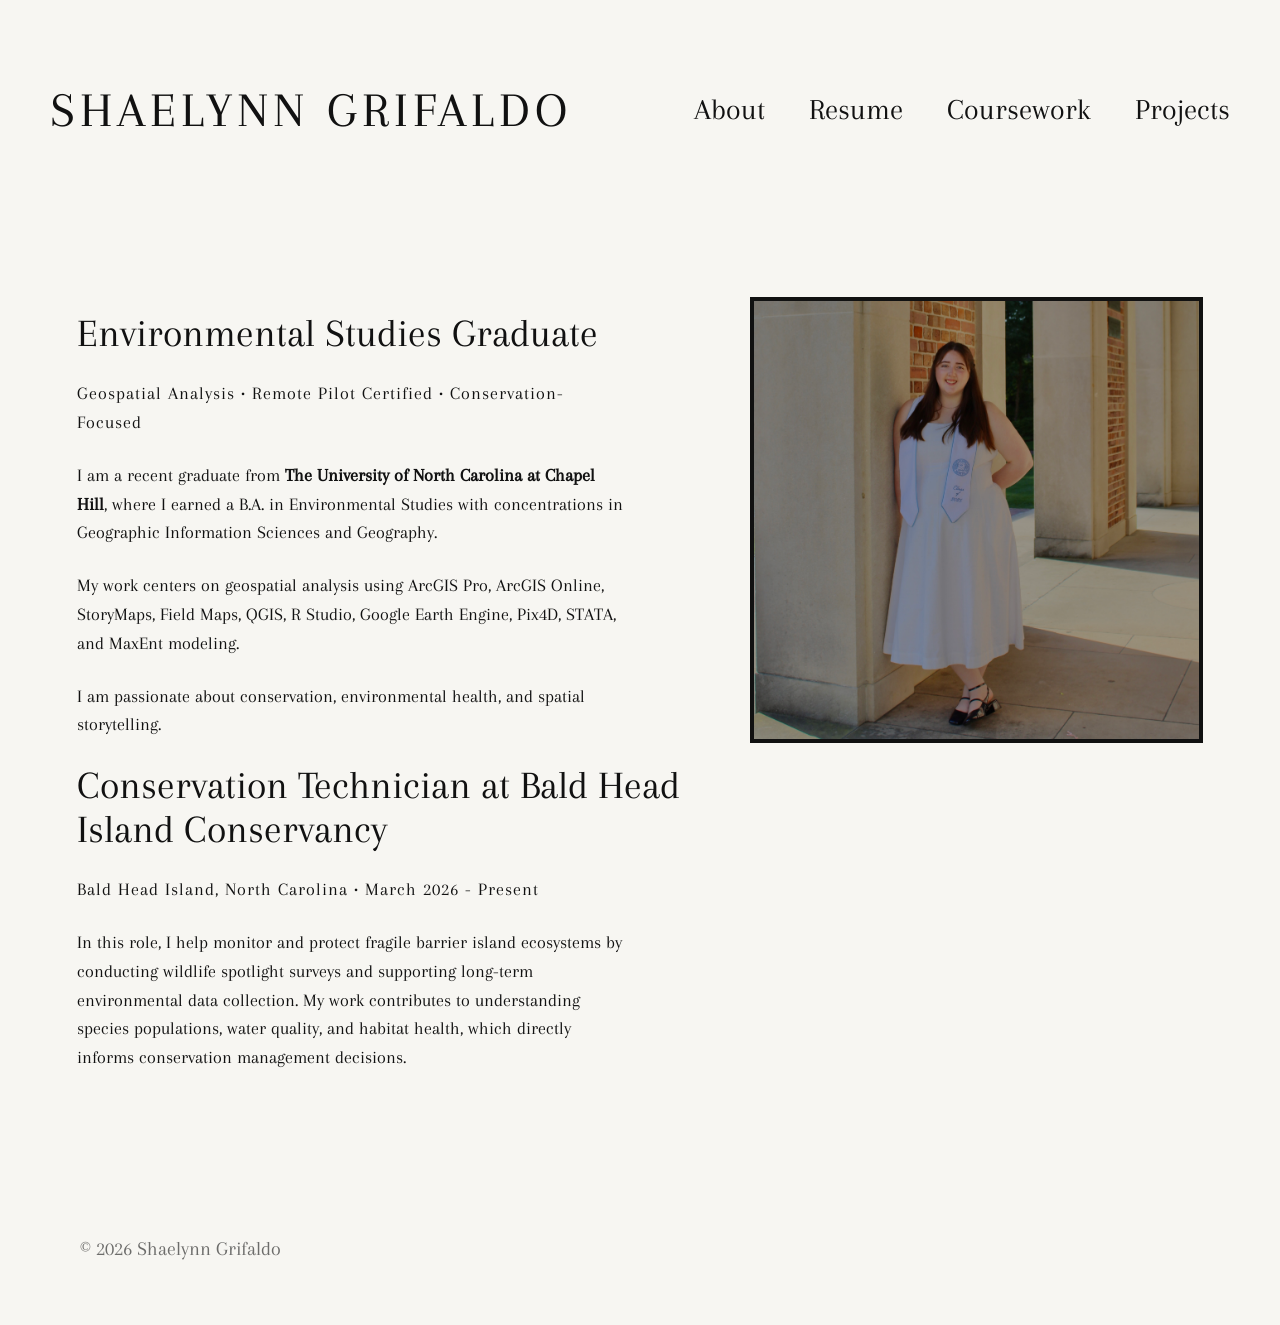
<file: index.html>
<!DOCTYPE html>
<html lang="en">
  <head>
    <meta charset="utf-8" />
    <meta name="viewport" content="width=device-width, initial-scale=1.0">
    <title>Shaelynn Portfolio</title>
    <link rel="stylesheet" href="styles.css" />
    <link href="https://fonts.googleapis.com/css2?family=Arapey:ital,wght@0,400;1,400&display=swap" rel="stylesheet">


  </head>
  <body>

    <!-- Header -->
    <header class="site-header">
      <div class="header-inner">
        <h1 class="site-title">SHAELYNN GRIFALDO</h1>
        <nav class="main-nav">
          <a href="index.html">About</a>
          <a href="resume.html">Resume</a>
          <a href="coursework.html">Coursework</a>
          <a href="projects.html">Projects</a>
        </nav>
      </div>
    </header>
  
    <!-- Main -->
    <main class="about-section">
      <div class="about-left">
        <h2>Environmental Studies Graduate</h2>
        <p class="tagline">
          Geospatial Analysis • Remote Pilot Certified • Conservation-Focused
        </p>
  
        <p>
          I am a recent graduate from <strong>The University of North Carolina at Chapel Hill</strong>,
          where I earned a B.A. in Environmental Studies with concentrations in
          Geographic Information Sciences and Geography.
        </p>
  
        <p>
          My work centers on geospatial analysis using ArcGIS Pro, ArcGIS Online,
          StoryMaps, Field Maps, QGIS, R Studio, Google Earth Engine, Pix4D,
          STATA, and MaxEnt modeling.
        </p>
  
        <p>
          I am passionate about conservation, environmental health,
          and spatial storytelling.
        </p>

        <h2> Conservation Technician at Bald Head Island Conservancy</h2>
        <p class="tagline">
          Bald Head Island, North Carolina • March 2026 - Present </p>
          <p>In this role, I help monitor and protect fragile barrier island ecosystems by conducting wildlife spotlight surveys and supporting long-term environmental data collection. My work contributes to understanding species populations, water quality, and habitat health, which directly informs conservation management decisions.</p>

        </div>
  


      <div class="about-right">
        <img src="grad.jpeg" alt="Shaelynn Graduation Photo">
      </div>
      </div>
    </main>
  
    <!-- Footer -->
    <footer class="site-footer">
      <p>© <span id="year"></span> Shaelynn Grifaldo</p>
    </footer>
  
    <script>
      document.addEventListener("DOMContentLoaded", () => {
        document.getElementById("year").textContent = new Date().getFullYear();
      });
    </script>
  
  </body>
  
</html>
</file>
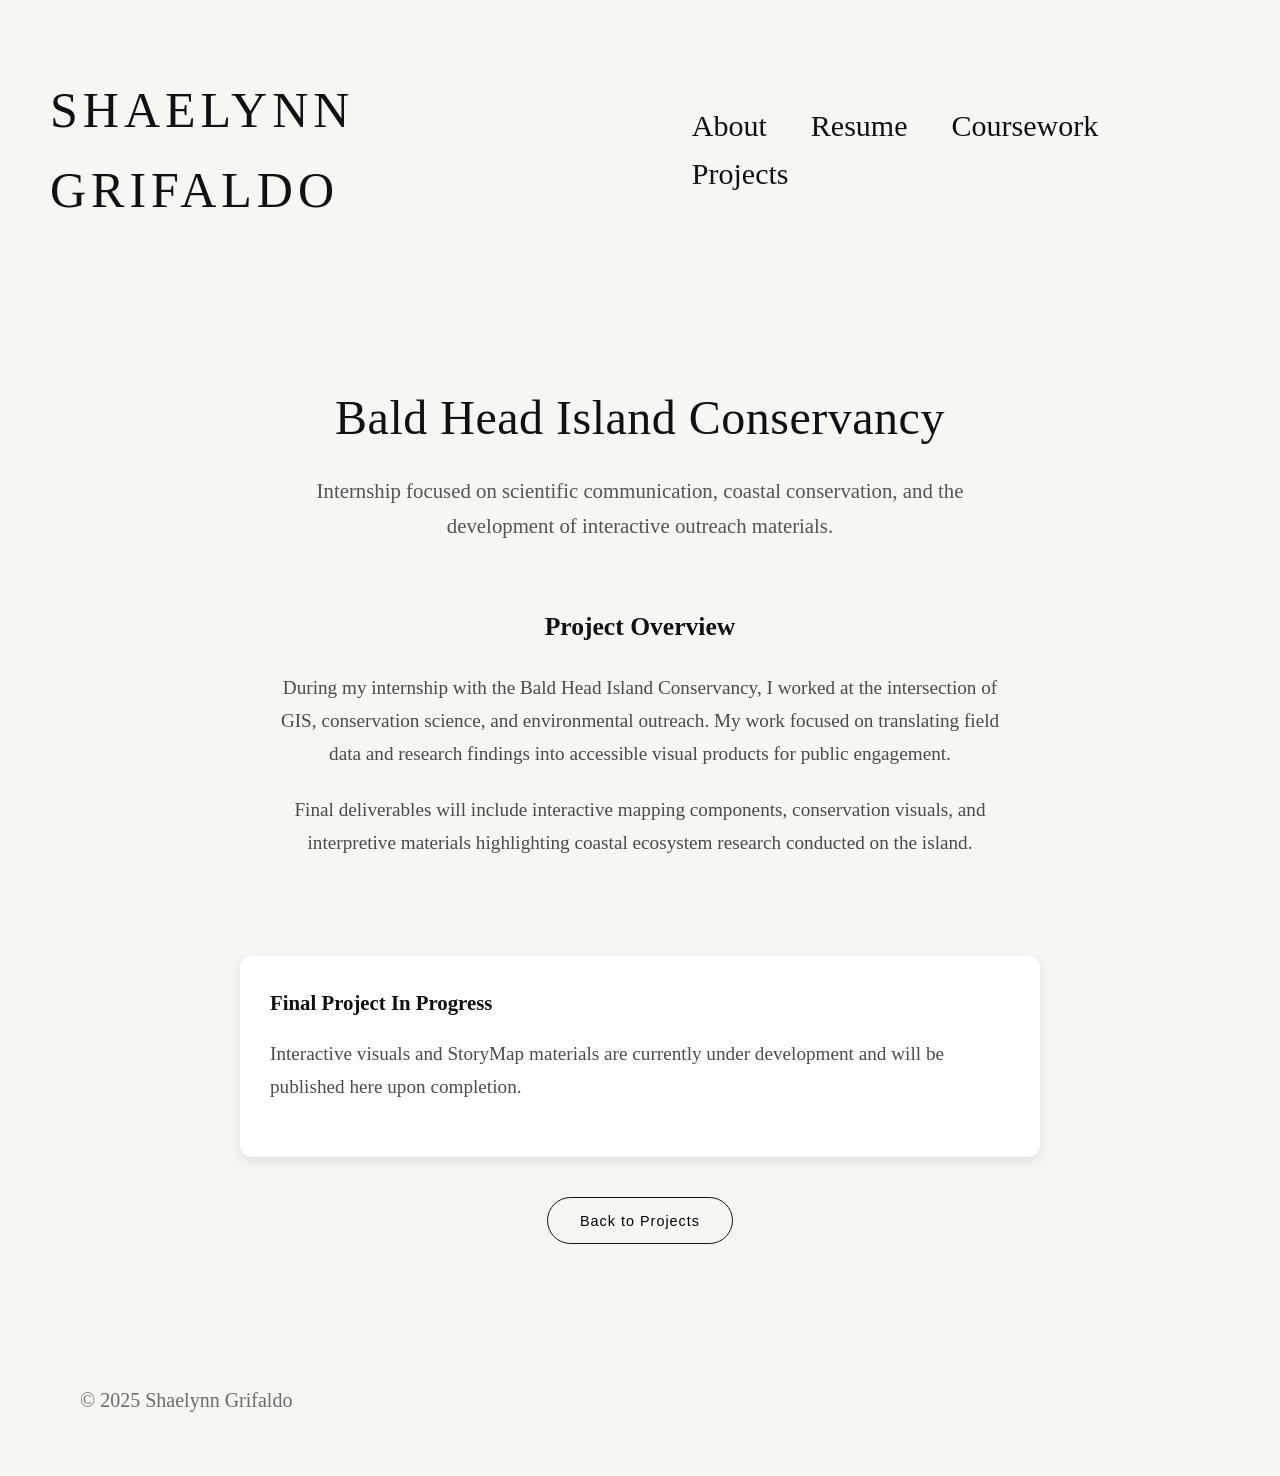
<file: bhic.html>
<!DOCTYPE html>
<html lang="en">
    <head>
        <meta charset="utf-8" />
        <meta name="viewport" content="width=device-width, initial-scale=1" />
        <title>Bald Head Island Conservancy | Shaelynn Grifaldo</title>
        <link rel="stylesheet" href="styles.css" />
        <link href="https://fonts.googleapis.com/css2?family=Montserrat:wght@400;600;700&display=swap" rel="stylesheet">
      </head>
      

<body>
 <!-- Header -->
 <header class="site-header">
  <div class="header-inner">
    <h1 class="site-title">SHAELYNN GRIFALDO</h1>
    <nav class="main-nav">
      <a href="index.html">About</a>
      <a href="resume.html">Resume</a>
      <a href="coursework.html">Coursework</a>
      <a href="projects.html">Projects</a>
    </nav>
  </div>
</header>
<main>

  <!-- HERO -->
  <section class="page-hero">
    <h2>Bald Head Island Conservancy</h2>
    <p class="page-sub">
      Internship focused on scientific communication, coastal conservation,
      and the development of interactive outreach materials.
    </p>
  </section>

  <!-- OVERVIEW -->
  <section class="project-description">
    <h3>Project Overview</h3>
    <p>
      During my internship with the Bald Head Island Conservancy, I worked at
      the intersection of GIS, conservation science, and environmental outreach.
      My work focused on translating field data and research findings into
      accessible visual products for public engagement.
    </p>
    <p>
      Final deliverables will include interactive mapping components,
      conservation visuals, and interpretive materials highlighting coastal
      ecosystem research conducted on the island.
    </p>
  </section>

  <!-- STATUS CARD -->
  <section class="cards-section">
    <div class="cards-grid">

      <div class="project-card">
        <h3>Final Project In Progress</h3>
        <p>
          Interactive visuals and StoryMap materials are currently under
          development and will be published here upon completion.
        </p>
      </div>

    </div>
  </section>

</main>


<button class="footer-button" onclick="window.location.href='projects.html'">
  Back to Projects
</button>

<footer class="site-footer">
  <p>© 2025 Shaelynn Grifaldo</p>
</footer>

</body>
</html>
</file>
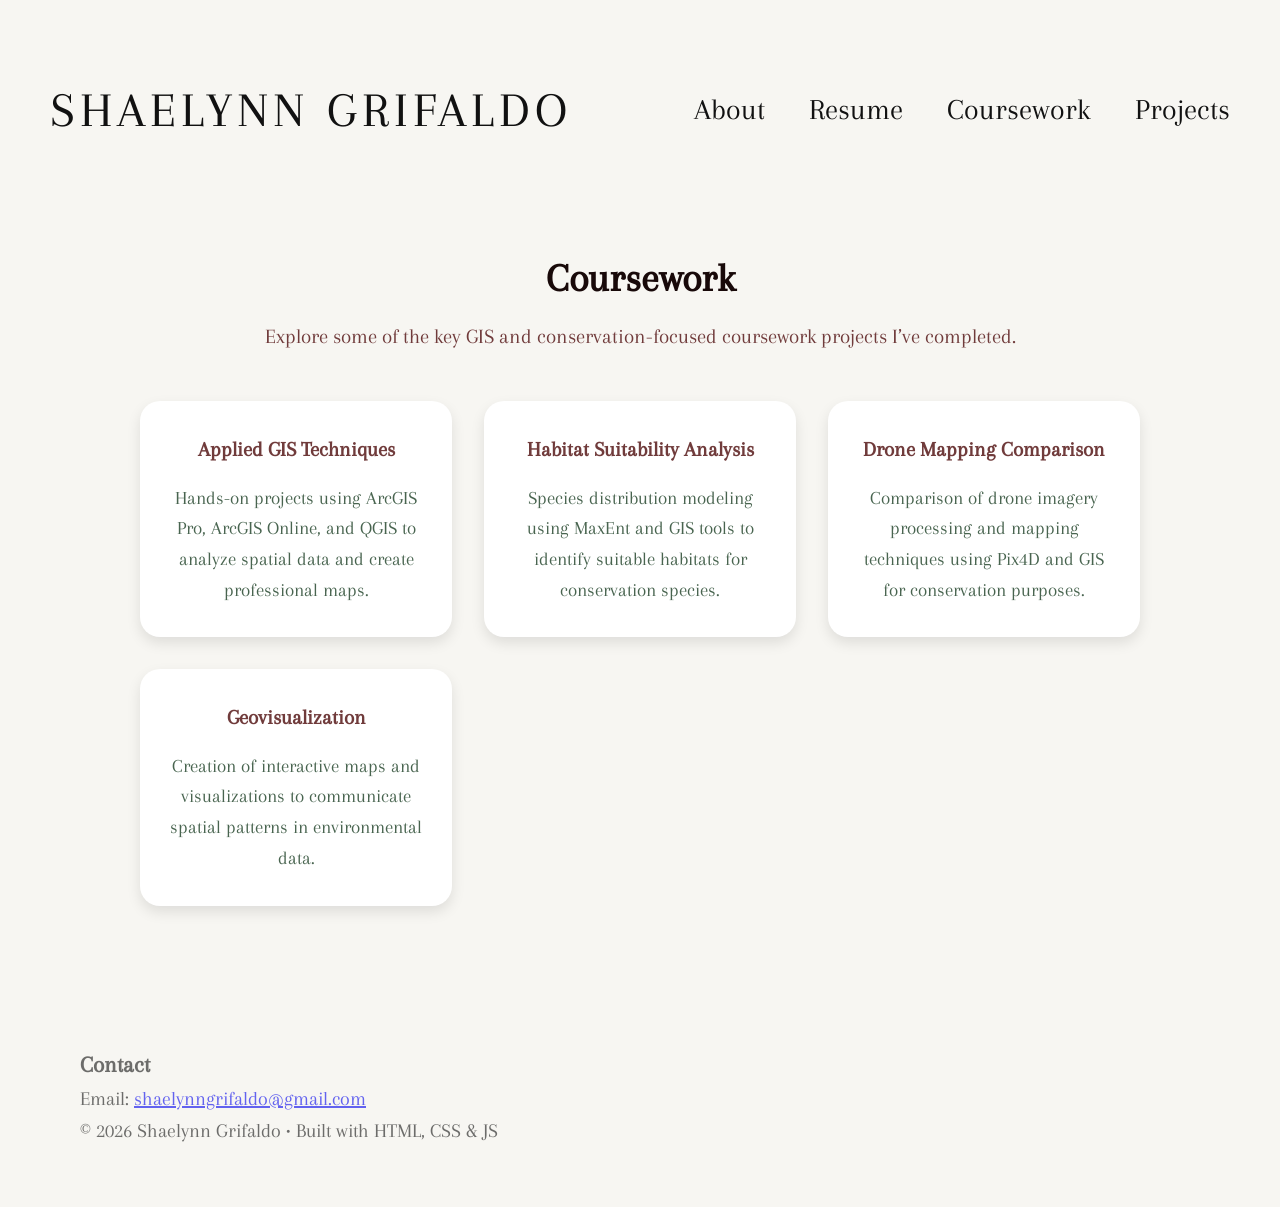
<file: coursework.html>
<!DOCTYPE html>
<html lang="en">
  <head>
    <meta charset="utf-8" />
    <meta name="viewport" content="width=device-width, initial-scale=1" />
    <title>Coursework | Shaelynn Grifaldo</title>
    <link rel="stylesheet" href="styles.css" />
    <link href="https://fonts.googleapis.com/css2?family=Arapey:ital,wght@0,400;1,400&display=swap" rel="stylesheet">

  </head>
  

  <body>
    <!-- Header -->
    <header class="site-header">
      <div class="header-inner">
        <h1 class="site-title">SHAELYNN GRIFALDO</h1>
        <nav class="main-nav">
          <a href="index.html">About</a>
          <a href="resume.html">Resume</a>
          <a href="coursework.html">Coursework</a>
          <a href="projects.html">Projects</a>
        </nav>
      </div>
    </header>

    <main>
      <section id="coursework" class="coursework-section">
        <h2>Coursework</h2>
        <p class="coursework-sub">
          Explore some of the key GIS and conservation-focused coursework projects I’ve completed.
        </p>
    
        <div class="coursework-grid">
    
          <div class="course-card" onclick="window.location.href='gis.html'">
            <h4>Applied GIS Techniques</h4>
            <p>Hands-on projects using ArcGIS Pro, ArcGIS Online, and QGIS to analyze spatial data and create professional maps.</p>
          </div>
    
          <div class="course-card" onclick="window.location.href='storymap.html'">
            <h4>Habitat Suitability Analysis</h4>
            <p>Species distribution modeling using MaxEnt and GIS tools to identify suitable habitats for conservation species.</p>
          </div>
    
          <div class="course-card" onclick="window.location.href='drone.html'">
            <h4>Drone Mapping Comparison</h4>
            <p>Comparison of drone imagery processing and mapping techniques using Pix4D and GIS for conservation purposes.</p>
          </div>
    
          <div class="course-card" onclick="window.location.href='geovisualization.html'">
            <h4>Geovisualization</h4>
            <p>Creation of interactive maps and visualizations to communicate spatial patterns in environmental data.</p>
          </div>
    
        </div>
      </section>
    </main>
    

  <!-- Footer -->
  <footer class="site-footer">
    <div class="container">
      <section id="contact" class="contact">
        <h3>Contact</h3>
        <p>Email: <a href="mailto:shaelynngrifaldo@gmail.com">shaelynngrifaldo@gmail.com</a></p>
      </section>
      <p>© <span id="year"></span> Shaelynn Grifaldo • Built with HTML, CSS & JS</p>
    </div>
  </footer>

  <script>
    document.addEventListener("DOMContentLoaded", () => {
      document.getElementById("year").textContent = new Date().getFullYear();
    });
  </script>
</body>
</html>
</file>
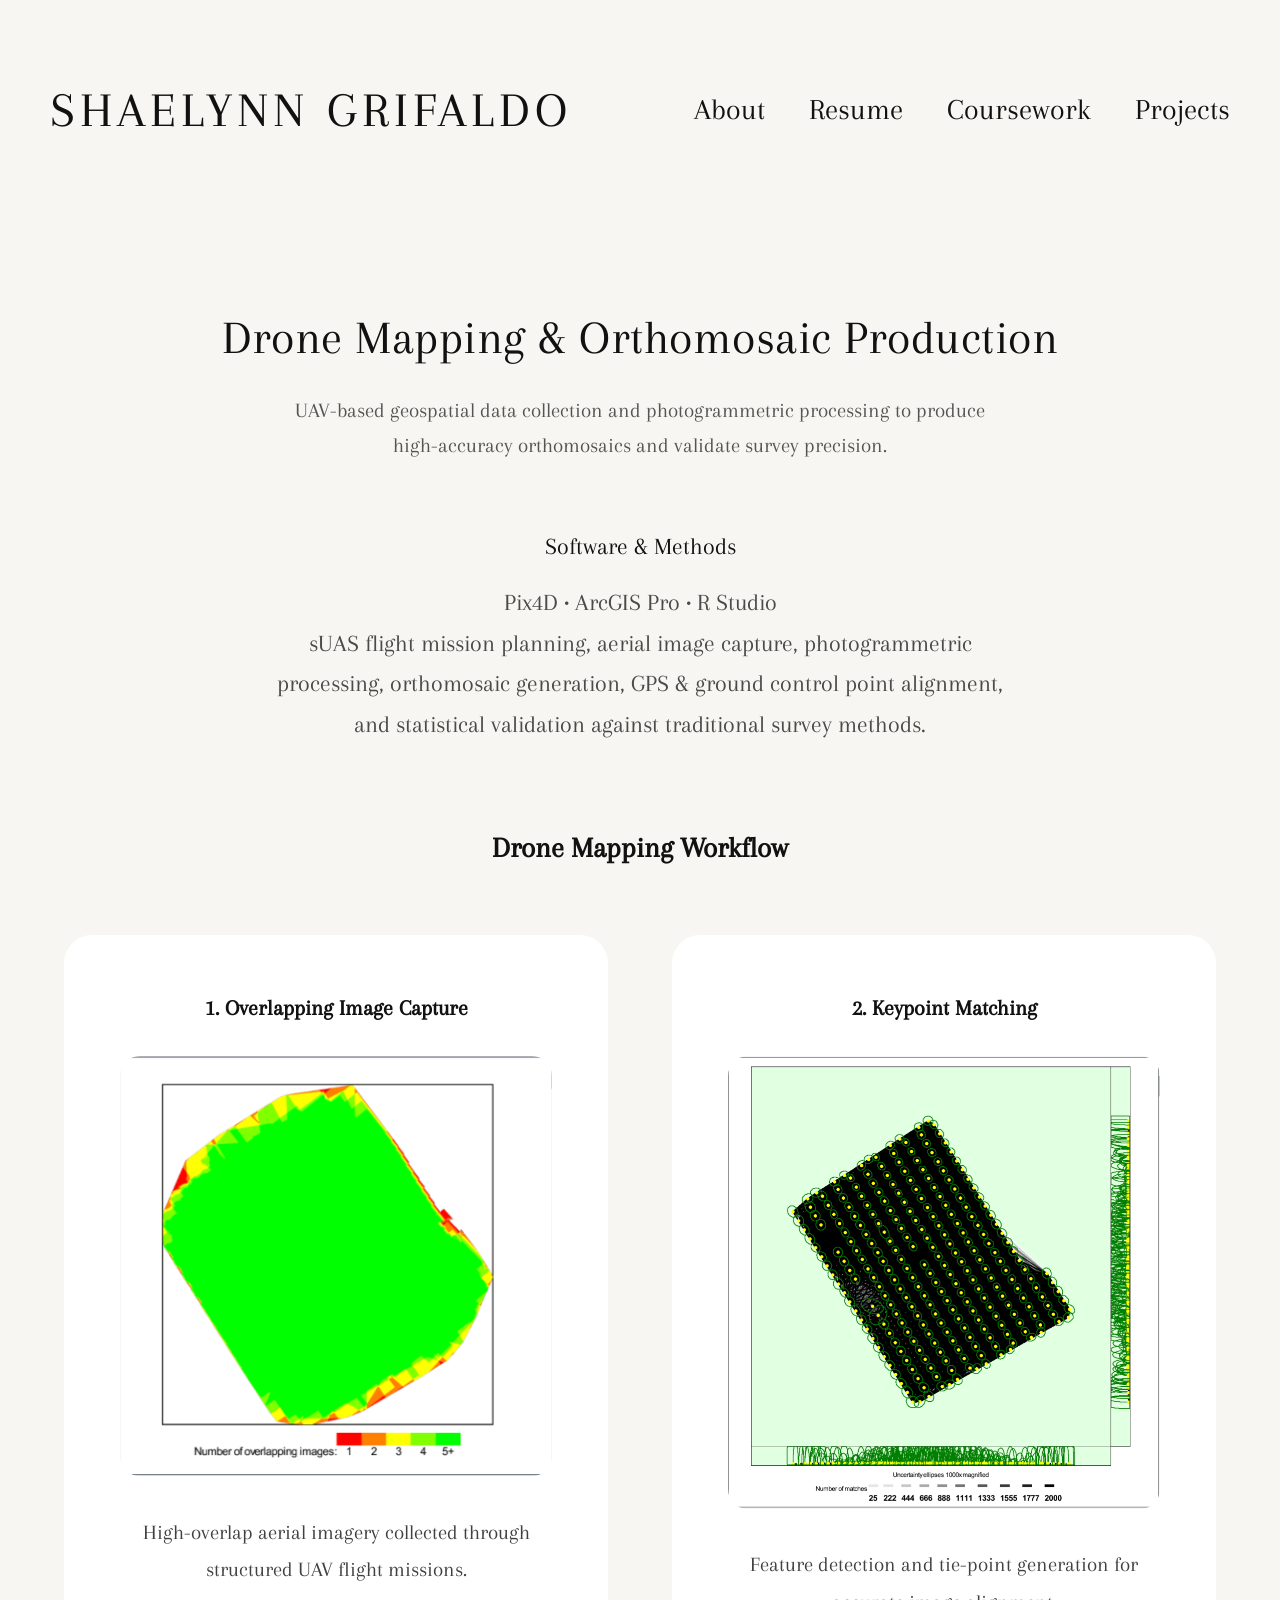
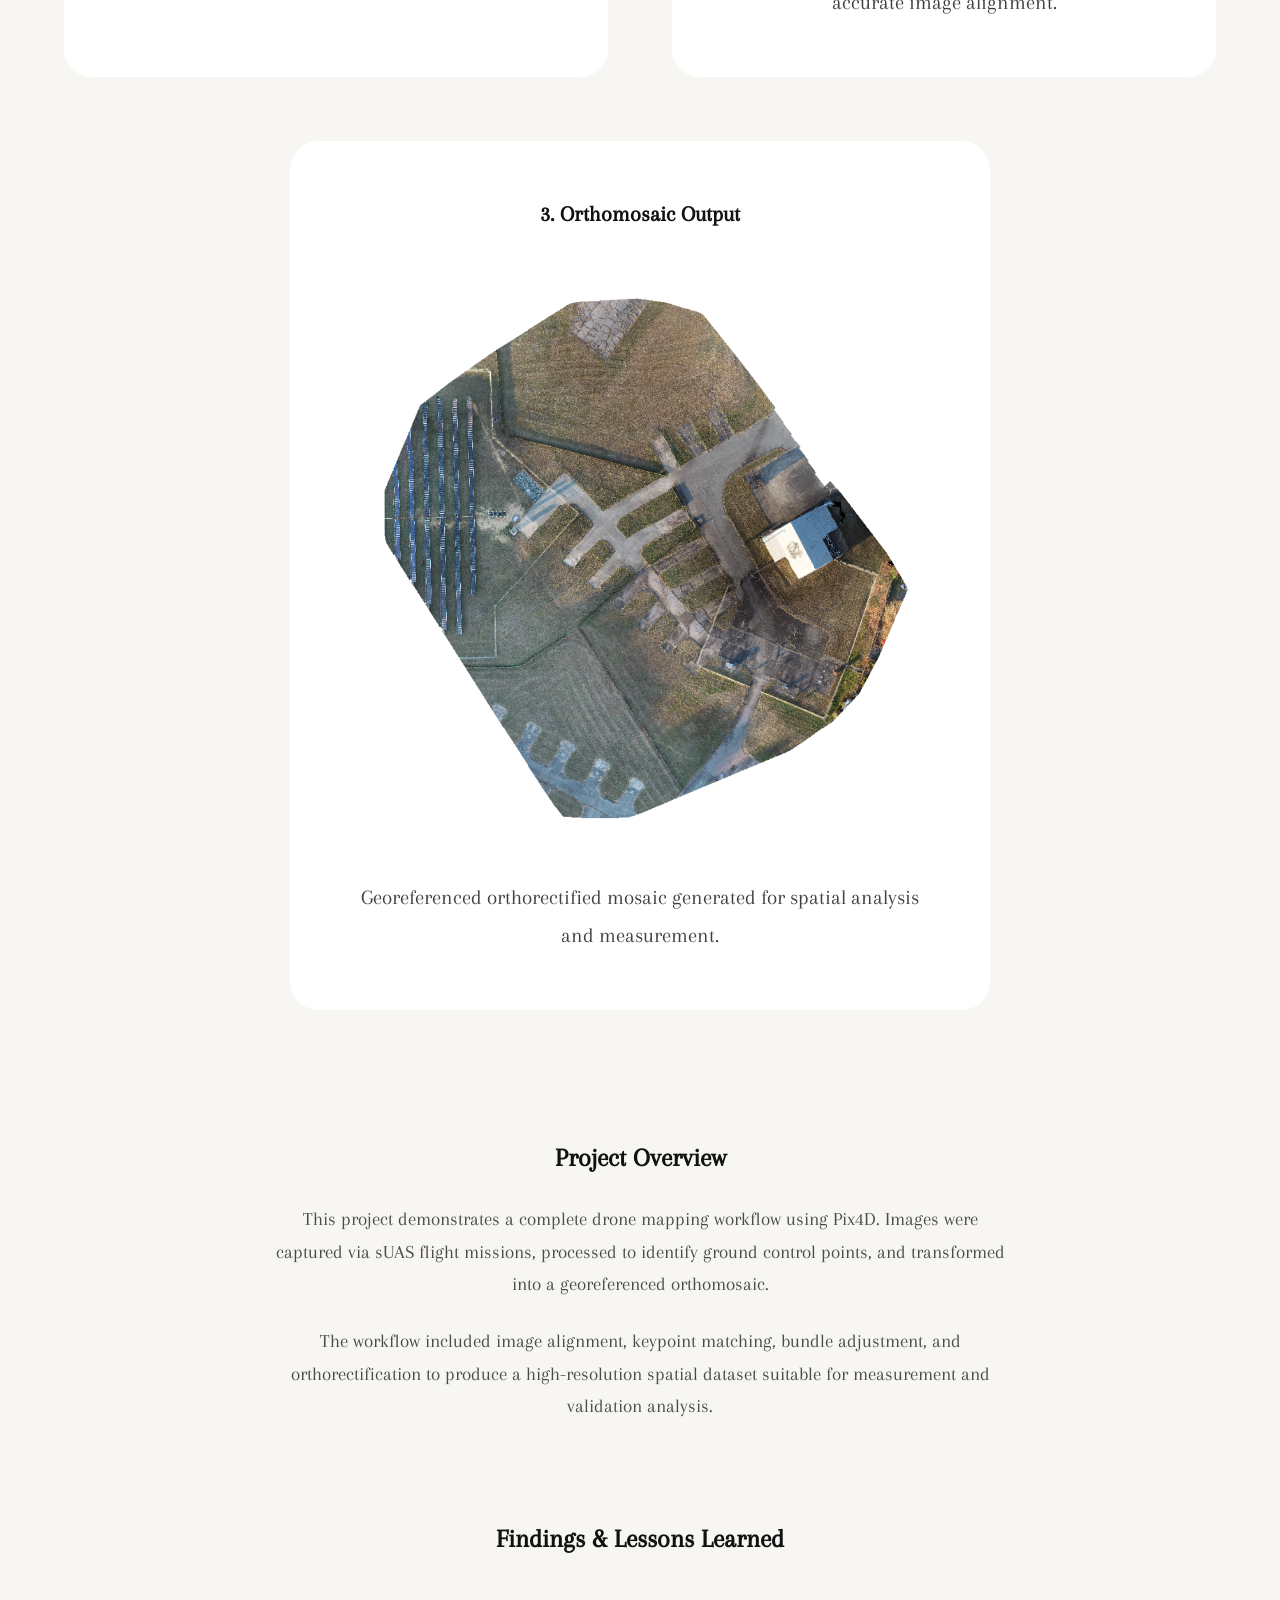
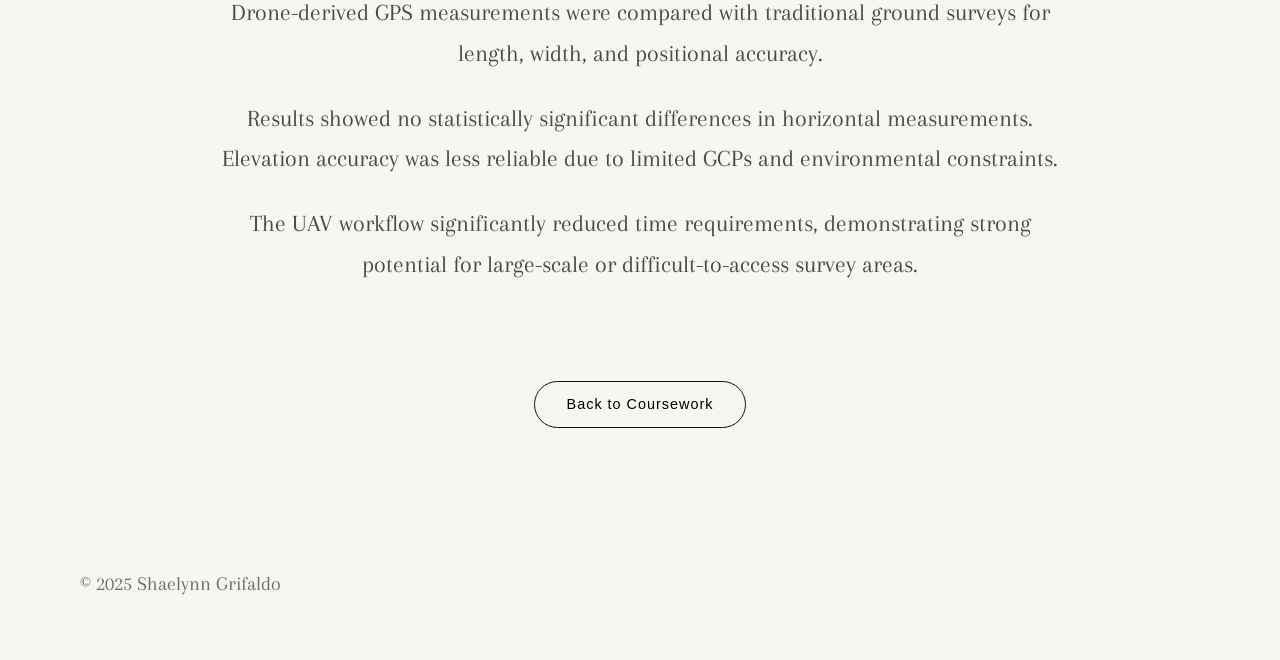
<file: drone.html>
<!DOCTYPE html>
<html lang="en">
  <head>
    <meta charset="utf-8" />
    <meta name="viewport" content="width=device-width, initial-scale=1" />
    <title>Drone Mapping Project | Shaelynn Grifaldo</title>
    <link rel="stylesheet" href="styles.css" />
    <link href="https://fonts.googleapis.com/css2?family=Arapey:ital,wght@0,400;1,400&display=swap" rel="stylesheet">

  </head>
  
<body class="drone">
 <!-- Header -->
 <header class="site-header">
  <div class="header-inner">
    <h1 class="site-title">SHAELYNN GRIFALDO</h1>
    <nav class="main-nav">
      <a href="index.html">About</a>
      <a href="resume.html">Resume</a>
      <a href="coursework.html">Coursework</a>
      <a href="projects.html">Projects</a>
    </nav>
  </div>
</header>
<section class="page-hero">
  <h2>Drone Mapping & Orthomosaic Production</h2>
  <p class="page-sub">
    UAV-based geospatial data collection and photogrammetric processing 
    to produce high-accuracy orthomosaics and validate survey precision.
  </p>
</section>

<section class="methods-section">
  <h3>Software & Methods</h3>
  <p class="methods-text">
    Pix4D • ArcGIS Pro • R Studio
  </p>
  <p class="methods-text">
    sUAS flight mission planning, aerial image capture, photogrammetric 
    processing, orthomosaic generation, GPS & ground control point alignment,
    and statistical validation against traditional survey methods.
  </p>
</section>

<section class="process-section">
  <h3 class="process-title">Drone Mapping Workflow</h3>

  <div class="process-grid">

    <div class="process-card">
      <h4>1. Overlapping Image Capture</h4>
      <img src="overlap.png" alt="Overlapping Images">
      <p>High-overlap aerial imagery collected through structured UAV flight missions.</p>
    </div>

    <div class="process-card">
      <h4>2. Keypoint Matching</h4>
      <img src="key.png" alt="Key Points">
      <p>Feature detection and tie-point generation for accurate image alignment.</p>
    </div>

    <div class="process-card">
      <h4>3. Orthomosaic Output</h4>
      <img src="ortho.png" alt="Orthomosaic Output">
      <p>Georeferenced orthorectified mosaic generated for spatial analysis and measurement.</p>
    </div>

  </div>
</section>

<section class="project-description">
  <h3>Project Overview</h3>
  <p>
    This project demonstrates a complete drone mapping workflow using Pix4D.
    Images were captured via sUAS flight missions, processed to identify ground
    control points, and transformed into a georeferenced orthomosaic. 
  </p>
  <p>
    The workflow included image alignment, keypoint matching, bundle adjustment,
    and orthorectification to produce a high-resolution spatial dataset suitable
    for measurement and validation analysis.
  </p>
</section>

<section class="findings-section">
  <h3>Findings & Lessons Learned</h3>

  <div class="findings-content">
    <p>
      Drone-derived GPS measurements were compared with traditional ground 
      surveys for length, width, and positional accuracy.
    </p>

    <p>
      Results showed no statistically significant differences in horizontal
      measurements. Elevation accuracy was less reliable due to limited GCPs
      and environmental constraints.
    </p>

    <p>
      The UAV workflow significantly reduced time requirements, demonstrating
      strong potential for large-scale or difficult-to-access survey areas.
    </p>
  </div>
</section>

<!-- Back Button -->
<button class="footer-button" onclick="window.location.href='coursework.html'">
  Back to Coursework
</button>

<!-- FOOTER -->
<footer class="site-footer">
  <p>© 2025 Shaelynn Grifaldo </p>
</footer>

</body>
</html>
</file>
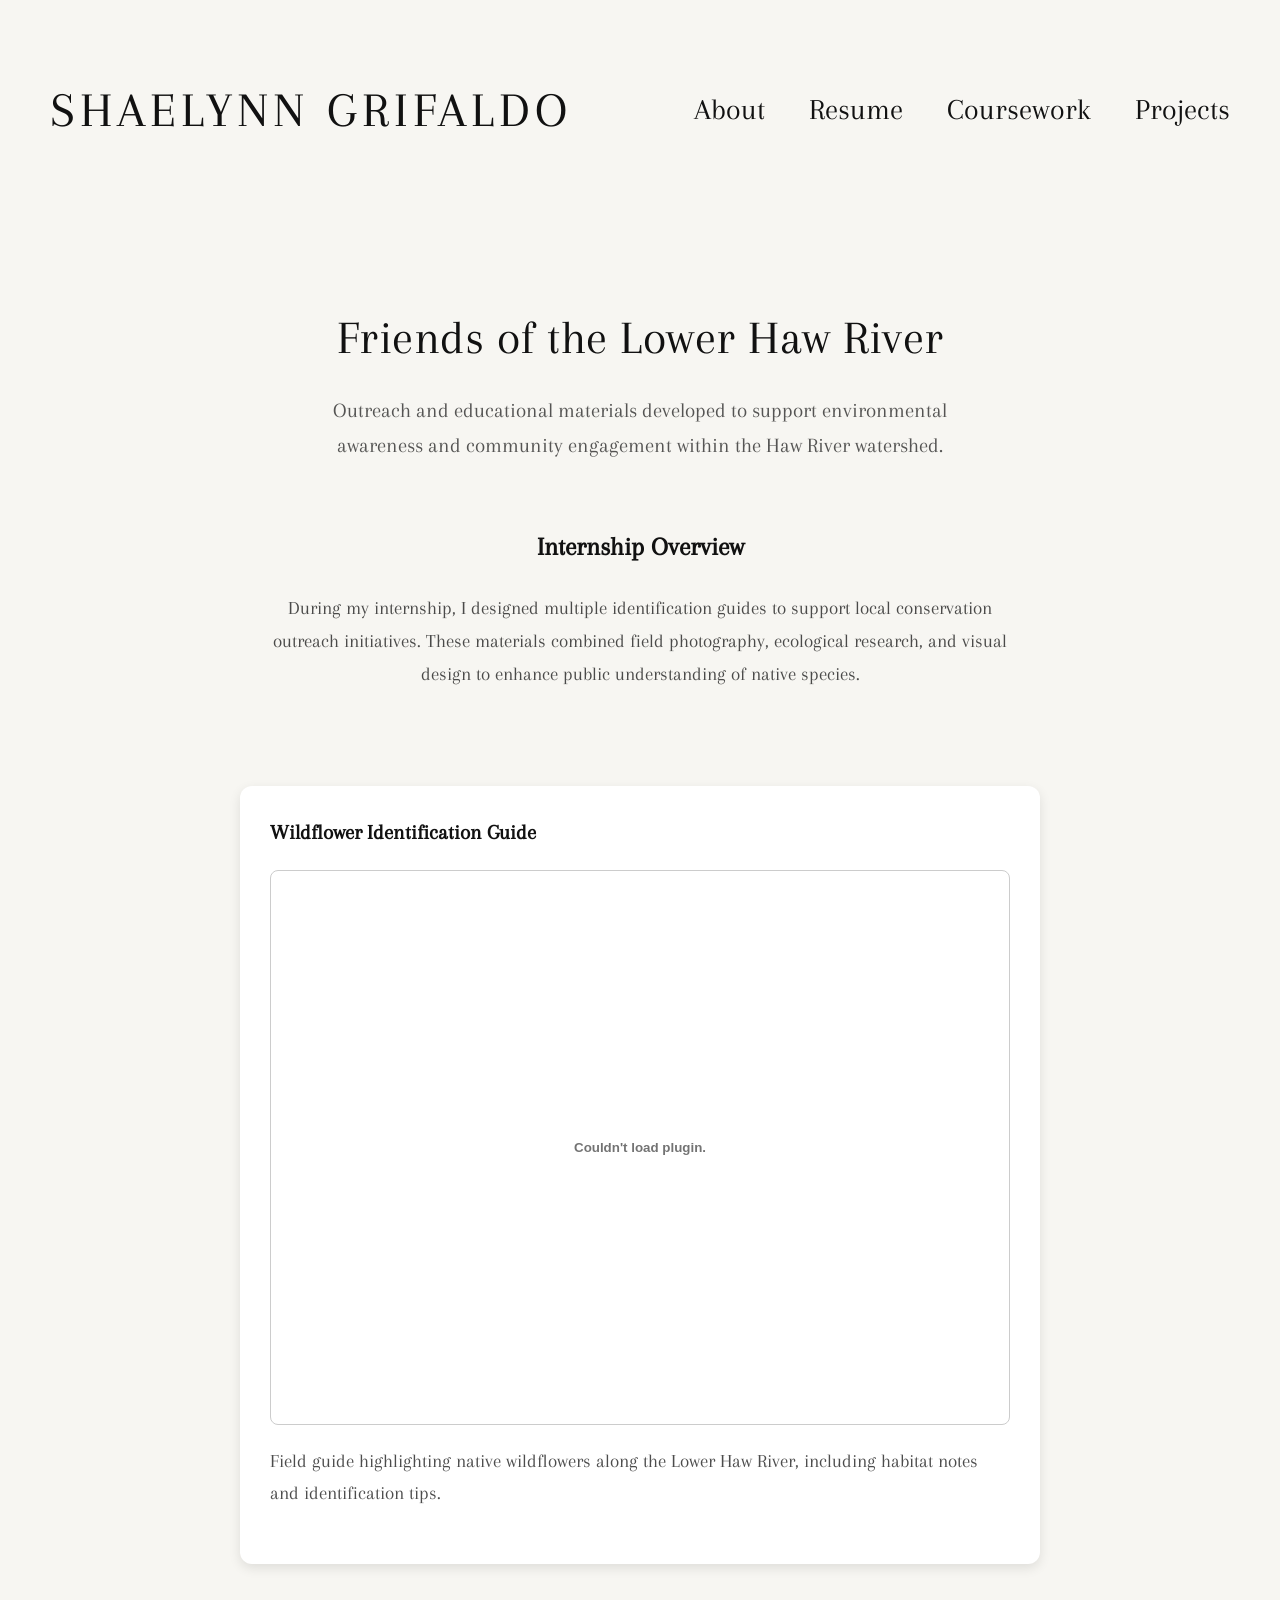
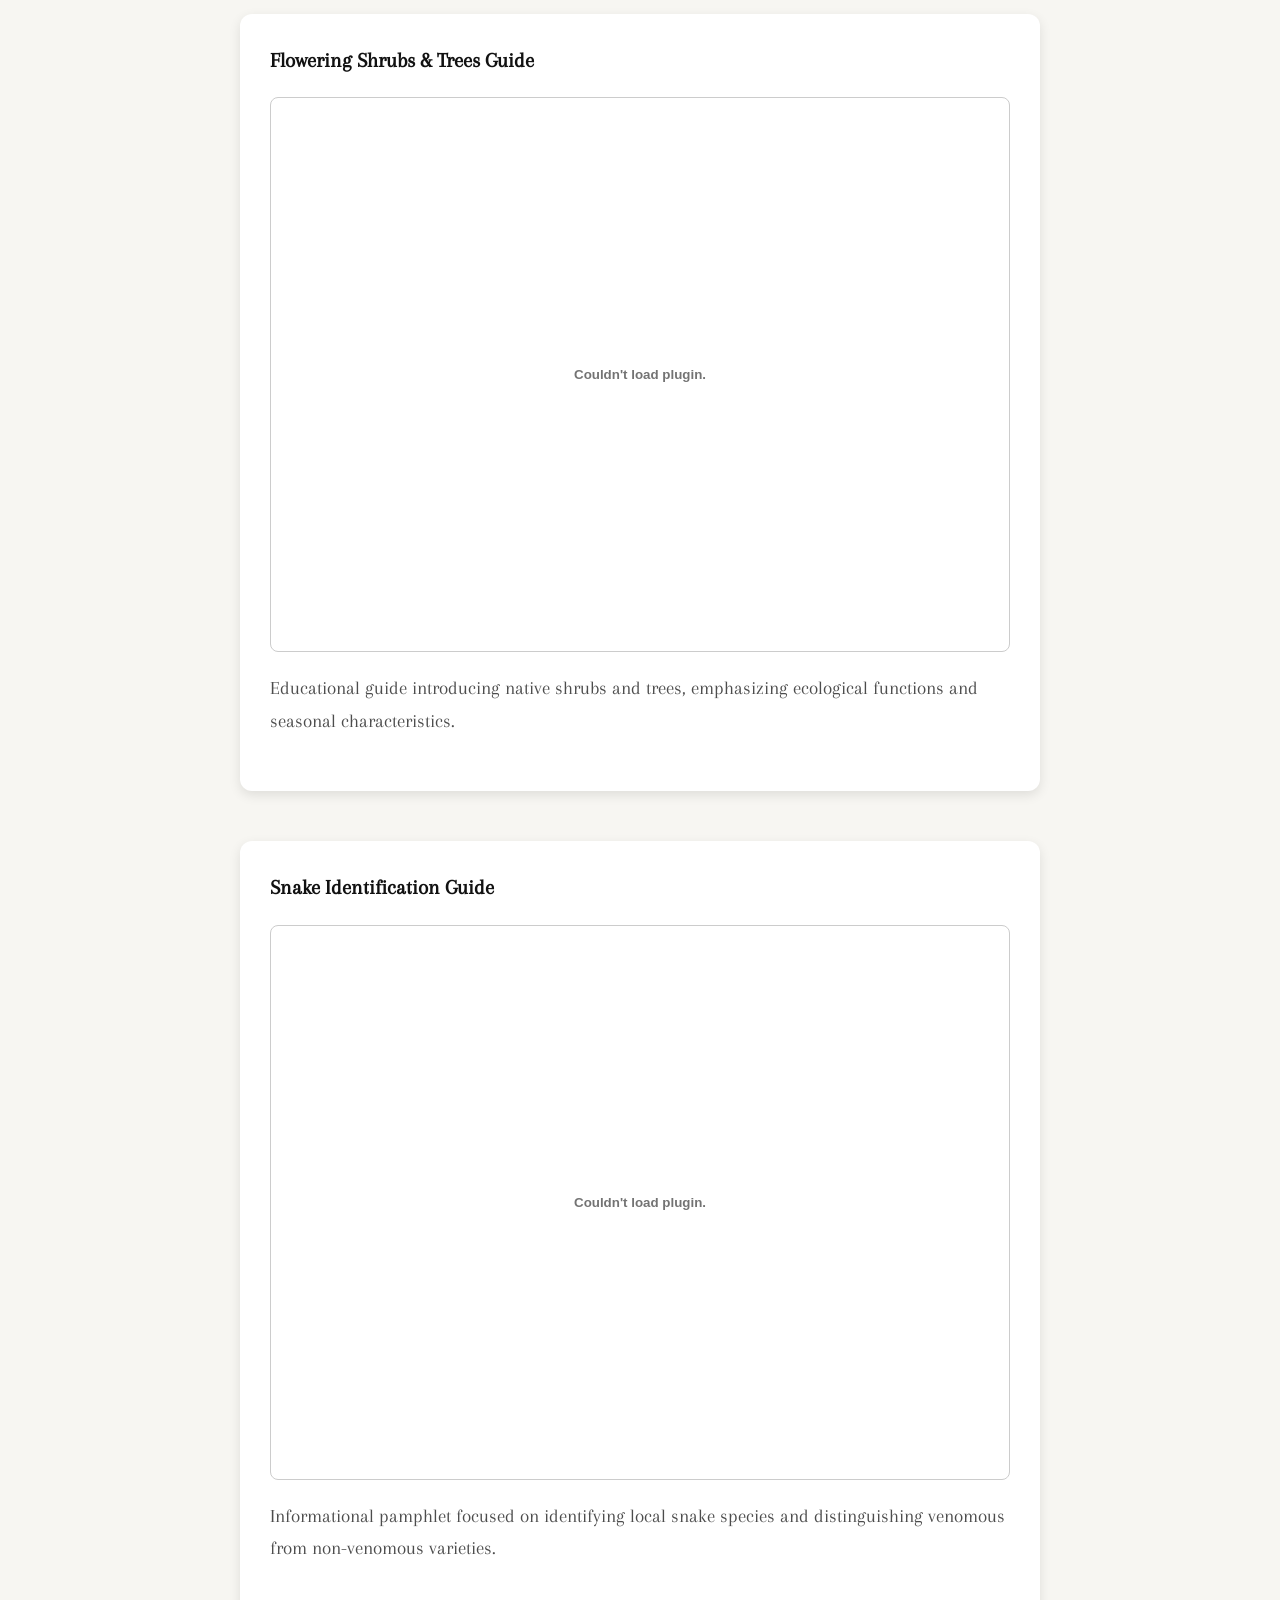
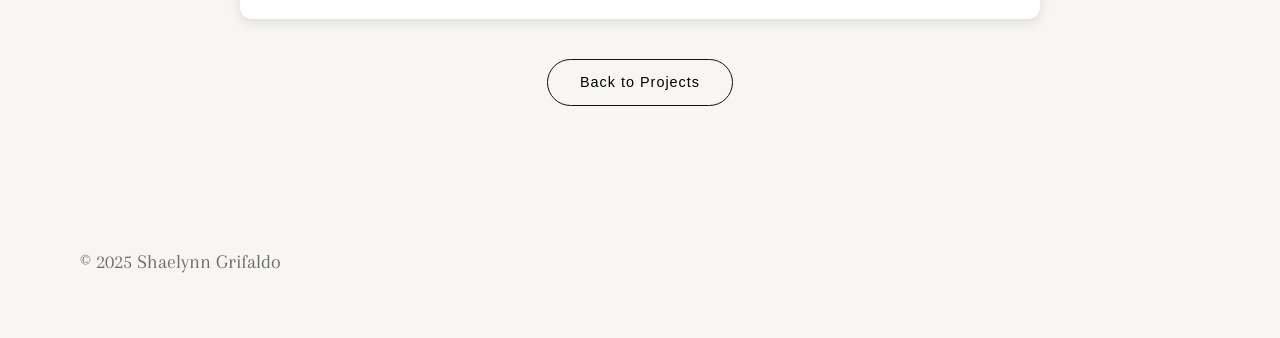
<file: floha.html>
<!DOCTYPE html>
<html lang="en">
  <head>
    <meta charset="utf-8" />
    <meta name="viewport" content="width=device-width, initial-scale=1" />
    <title>Friends of the Lower Haw River | Shaelynn Grifaldo</title>
    <link rel="stylesheet" href="styles.css" />
    <link href="https://fonts.googleapis.com/css2?family=Arapey:ital,wght@0,400;1,400&display=swap" rel="stylesheet">

  </head>
  

<body>
  <!-- Header -->
 <header class="site-header">
  <div class="header-inner">
    <h1 class="site-title">SHAELYNN GRIFALDO</h1>
    <nav class="main-nav">
      <a href="index.html">About</a>
      <a href="resume.html">Resume</a>
      <a href="coursework.html">Coursework</a>
      <a href="projects.html">Projects</a>
    </nav>
  </div>
</header>
<main>

  <!-- HERO -->
  <section class="page-hero">
    <h2>Friends of the Lower Haw River</h2>
    <p class="page-sub">
      Outreach and educational materials developed to support environmental
      awareness and community engagement within the Haw River watershed.
    </p>
  </section>

  <!-- OVERVIEW -->
  <section class="project-description">
    <h3>Internship Overview</h3>
    <p>
      During my internship, I designed multiple identification guides to
      support local conservation outreach initiatives. These materials
      combined field photography, ecological research, and visual design
      to enhance public understanding of native species.
    </p>
  </section>

  <!-- PROJECT CARDS -->
  <section class="cards-section">
    <div class="cards-grid">

      <div class="project-card">
        <h3>Wildflower Identification Guide</h3>
        <div class="pdf-container">
          <embed src="wildflower.pdf" type="application/pdf" class="pdf-viewer">
        </div>
        <p>
          Field guide highlighting native wildflowers along the Lower Haw River,
          including habitat notes and identification tips.
        </p>
      </div>

      <div class="project-card">
        <h3>Flowering Shrubs & Trees Guide</h3>
        <div class="pdf-container">
          <embed src="shrubs.pdf" type="application/pdf" class="pdf-viewer">
        </div>
        <p>
          Educational guide introducing native shrubs and trees, emphasizing
          ecological functions and seasonal characteristics.
        </p>
      </div>

      <div class="project-card">
        <h3>Snake Identification Guide</h3>
        <div class="pdf-container">
          <embed src="snakes.pdf" type="application/pdf" class="pdf-viewer">
        </div>
        <p>
          Informational pamphlet focused on identifying local snake species
          and distinguishing venomous from non-venomous varieties.
        </p>
      </div>

    </div>
  </section>

</main>

<button class="footer-button" onclick="window.location.href='projects.html'">
  Back to Projects
</button>

<footer class="site-footer">
  <p>© 2025 Shaelynn Grifaldo</p>
</footer>

</body>
</file>
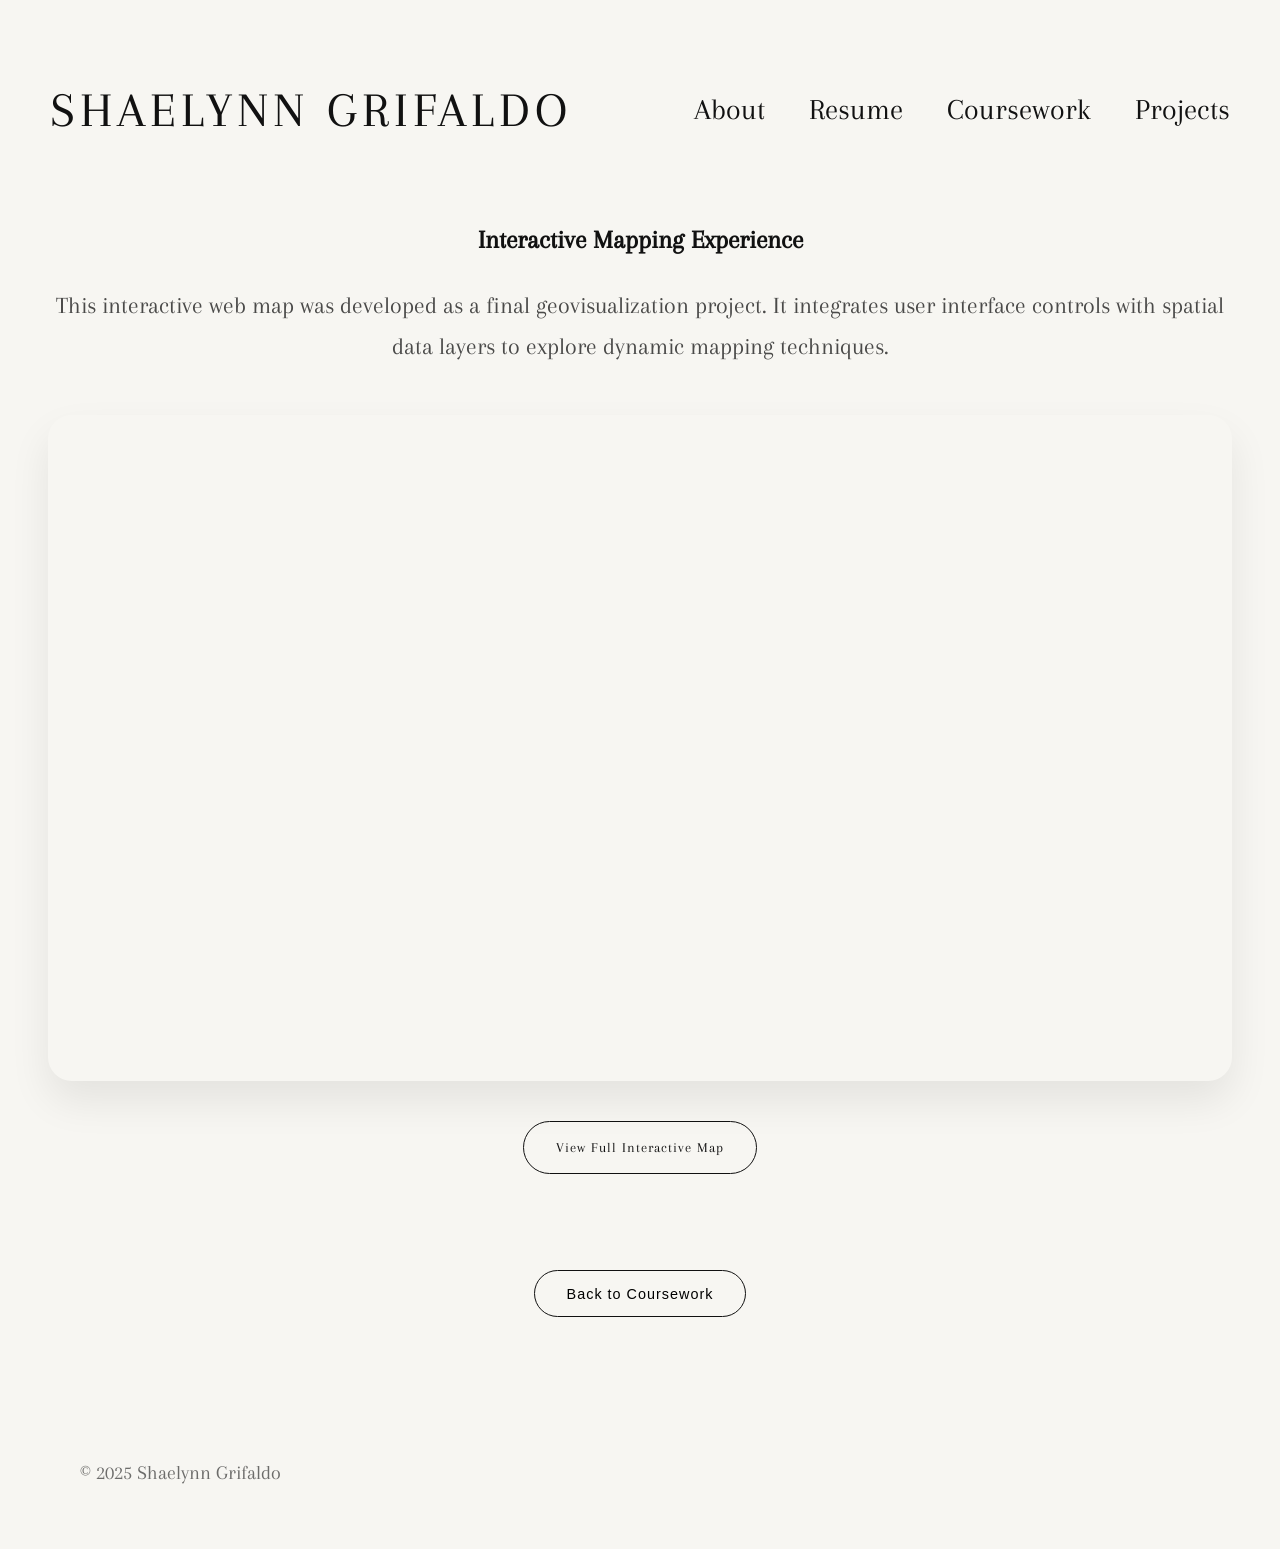
<file: geovisualization.html>
<!DOCTYPE html>
<html lang="en">
  <head>
    <meta charset="utf-8" />
    <meta name="viewport" content="width=device-width, initial-scale=1" />
    <title>Geovisualization | Shaelynn Grifaldo</title>
    <link rel="stylesheet" href="styles.css" />
    <link href="https://fonts.googleapis.com/css2?family=Arapey:ital,wght@0,400;1,400&display=swap" rel="stylesheet">
  </head>
  
  <body class="geo">


    <!-- Header -->
 <header class="site-header">
  <div class="header-inner">
    <h1 class="site-title">SHAELYNN GRIFALDO</h1>
    <nav class="main-nav">
      <a href="index.html">About</a>
      <a href="resume.html">Resume</a>
      <a href="coursework.html">Coursework</a>
      <a href="projects.html">Projects</a>
    </nav>
  </div>
</header>
<section class="geo-section">
  <h3>Interactive Mapping Experience</h3>
  <p class="geo-text">
    This interactive web map was developed as a final geovisualization project.
    It integrates user interface controls with spatial data layers to explore
    dynamic mapping techniques.
  </p>

  <div class="iframe-container">
    <iframe
      src="https://shaelynngrifaldo.github.io/GEOG456/finalproject/buttonsmaps.html"
      title="Geovisualization Project"
      allowfullscreen
    ></iframe>
  </div>
  <a 
  href="https://shaelynngrifaldo.github.io/GEOG456/finalproject/buttonsmaps.html" 
  class="paper-button" 
  target="_blank"
>
  View Full Interactive Map
</a>
</section>

  
<!-- Back Button -->
<button class="footer-button" onclick="window.location.href='coursework.html'">
  Back to Coursework
</button>
   <!-- FOOTER -->
<footer class="site-footer">
  <p>© 2025 Shaelynn Grifaldo </p>
</footer>

  </body>
</html>
</file>
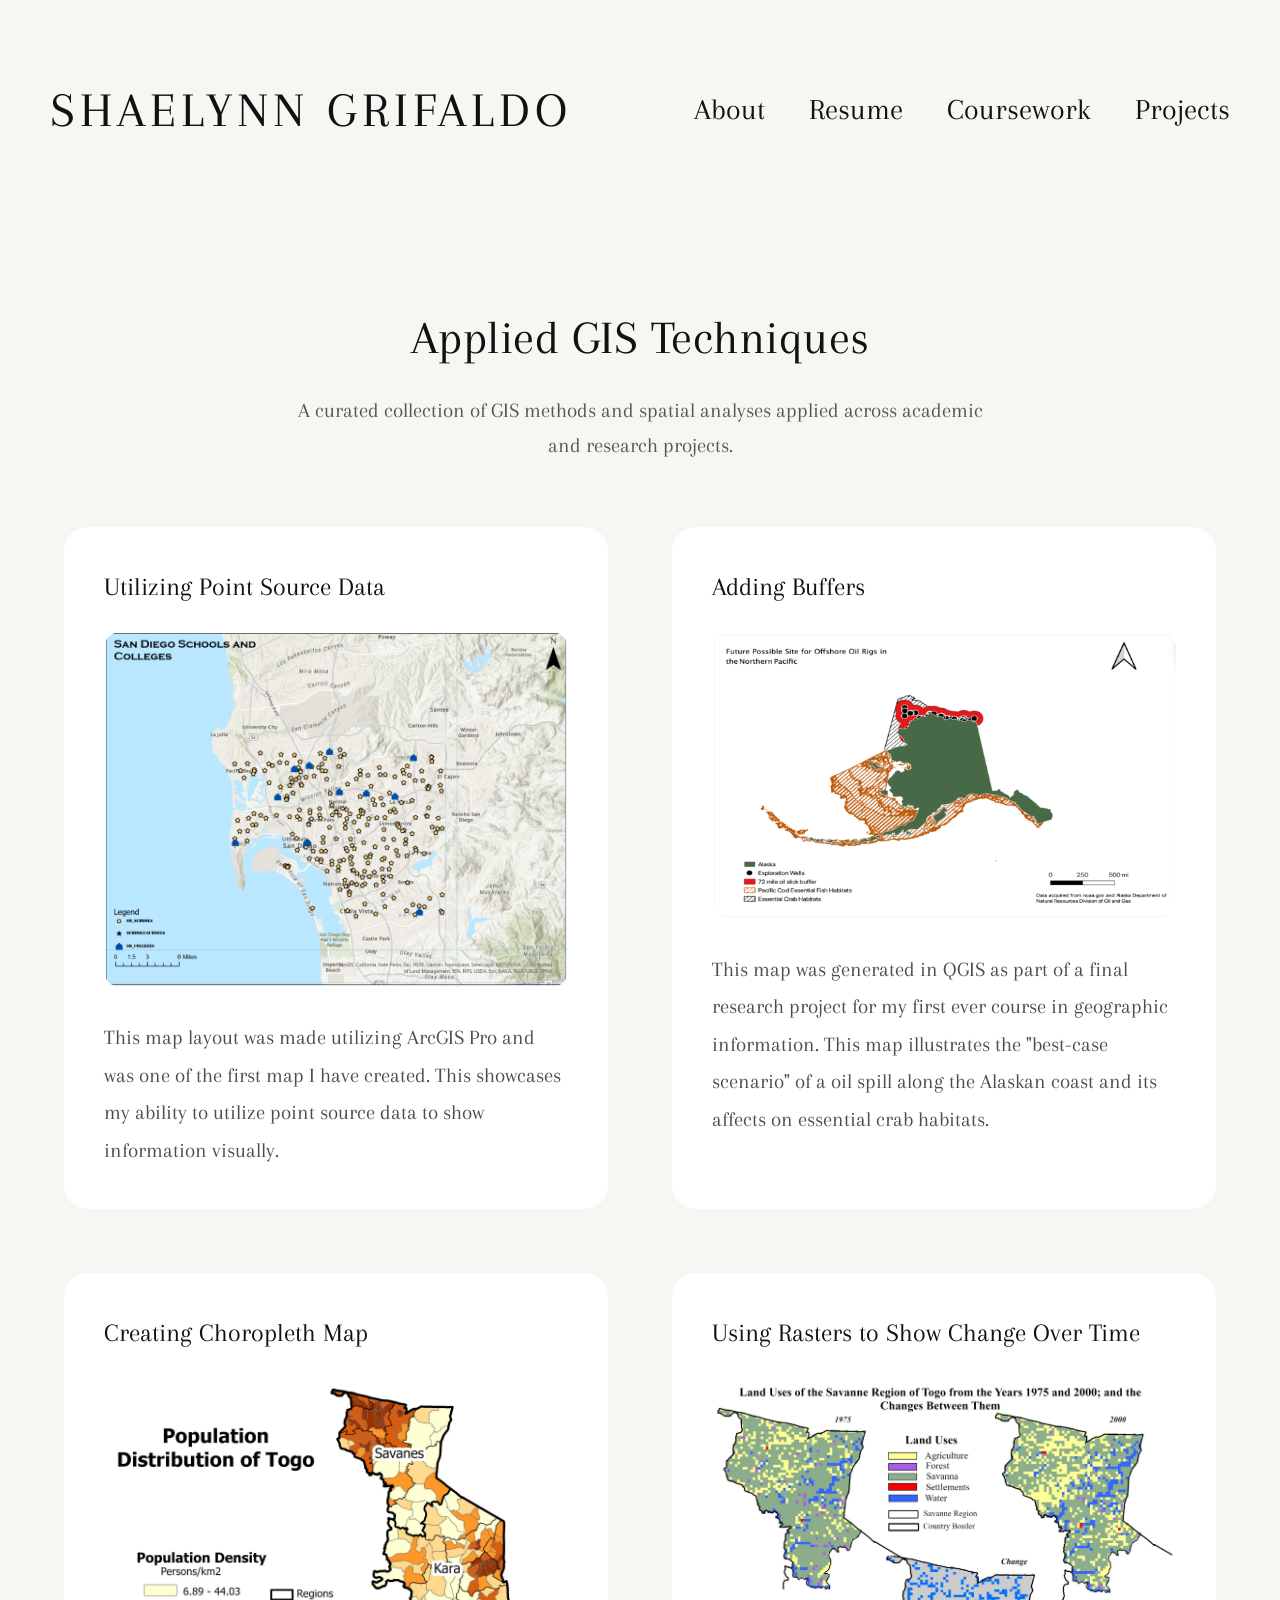
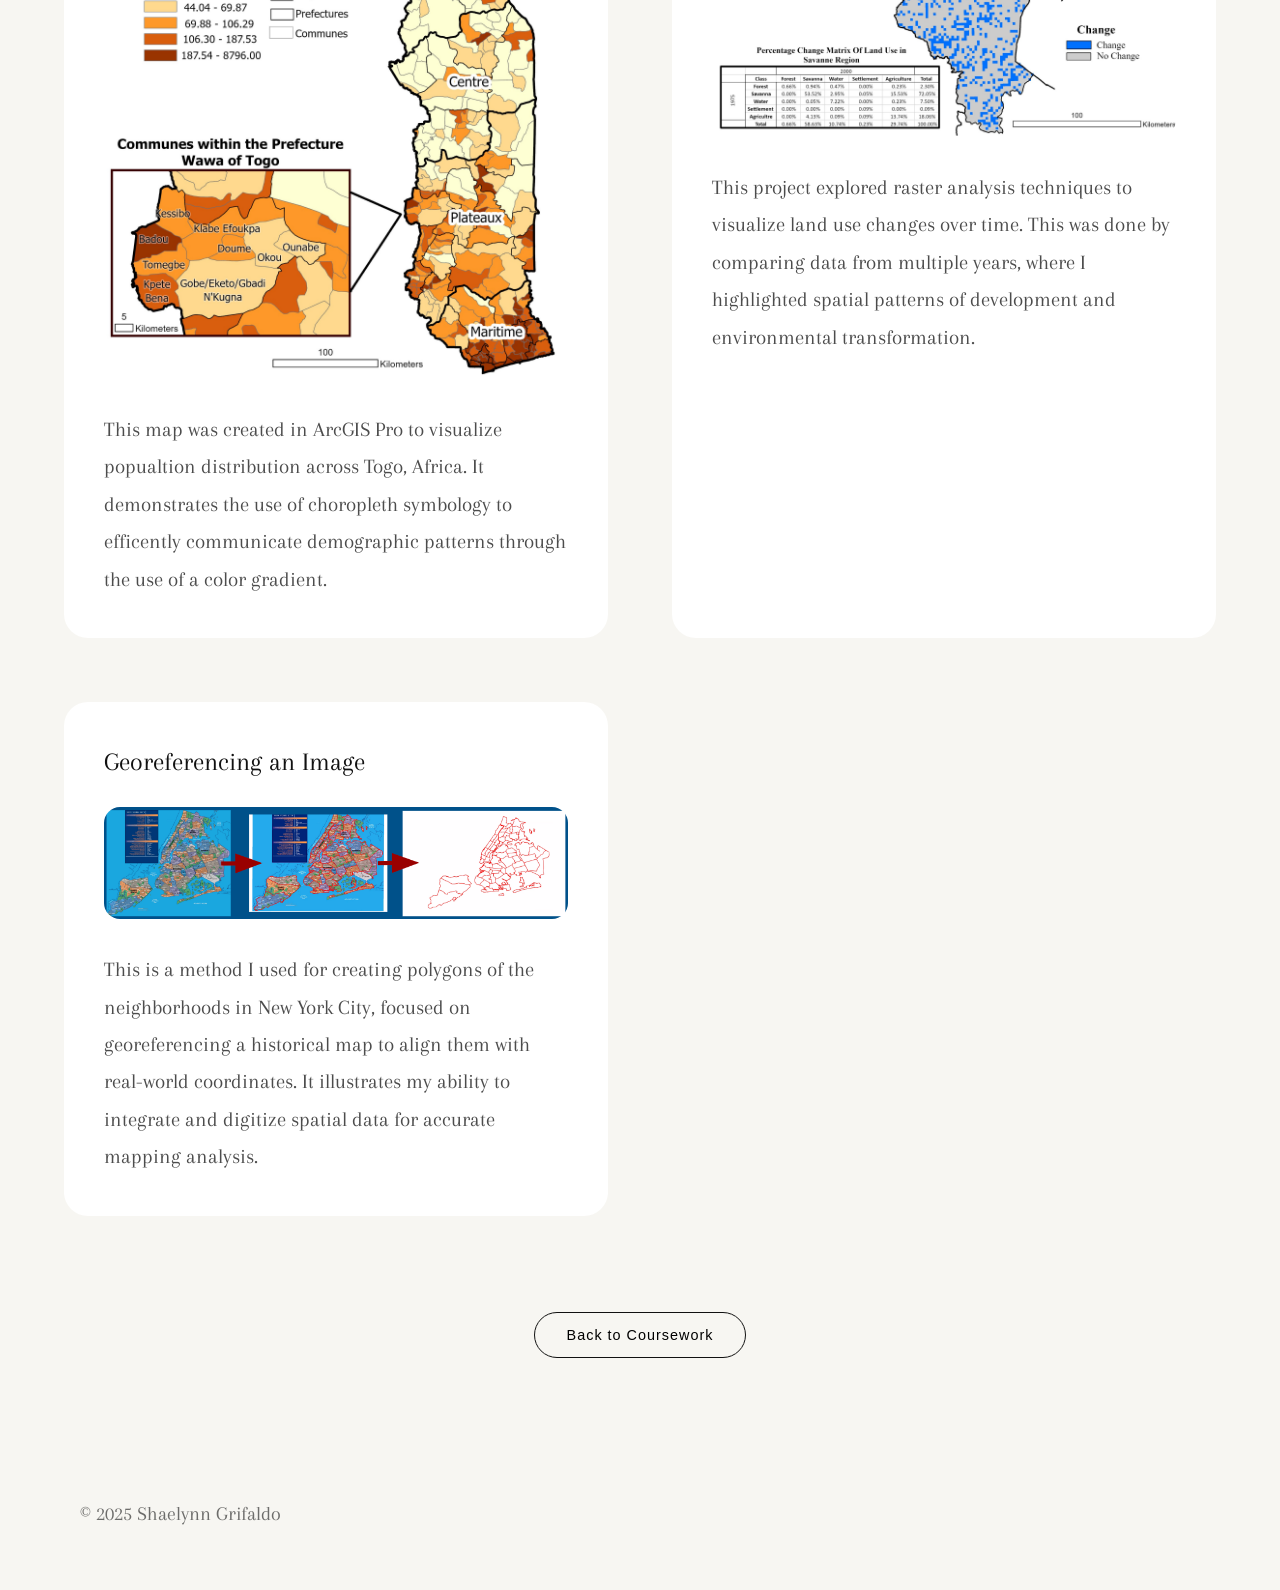
<file: gis.html>
<!DOCTYPE html>
<html lang="en">
  <head>
    <meta charset="utf-8" />
    <meta name="viewport" content="width=device-width, initial-scale=1" />
    <title>Applied GIS Projects | Shaelynn Grifaldo</title>
    <link rel="stylesheet" href="styles.css" />
    <link href="https://fonts.googleapis.com/css2?family=Arapey:ital,wght@0,400;1,400&display=swap" rel="stylesheet">

  </head>
  
<body class="gis">

  <!-- Header -->
  <header class="site-header">
    <div class="header-inner">
      <h1 class="site-title">SHAELYNN GRIFALDO</h1>
      <nav class="main-nav">
        <a href="index.html">About</a>
        <a href="resume.html">Resume</a>
        <a href="coursework.html">Coursework</a>
        <a href="projects.html">Projects</a>
      </nav>
    </div>
  </header>
  <main>
    <section class="page-hero">
      <h2>Applied GIS Techniques</h2>
      <p class="page-sub">
        A curated collection of GIS methods and spatial analyses applied across academic and research projects.
      </p>
    </section>
  </main>
  <!-- Main Content -->
  <section class="gis-gallery">
    <!-- 1 -->
    <div class="gis-card">
      <h3>Utilizing Point Source Data</h3>
      <img src="point.png" alt="Point Source Map">
      <p class="desc">This map layout was made utilizing ArcGIS Pro and was one of the first map I have created. This showcases my ability to utilize point source data to show information visually. </p>
    </div>

    <!-- 2 -->
    <div class="gis-card">
      <h3>Adding Buffers</h3>
      <img src="buffer.png" alt="Buffer Map">
      <p class="desc">This map was generated in QGIS as part of a final research project for my first ever course in geographic information. This map illustrates the "best-case scenario" of a oil spill along the Alaskan coast and its affects on essential crab habitats.  </p>
    </div>

    <!-- 3 -->
    <div class="gis-card">
      <h3>Creating Choropleth Map</h3>
      <img src="choropleth.jpg" alt="Choropleth Map">
      <p class="desc">This map was created in ArcGIS Pro to visualize popualtion distribution across Togo, Africa. It demonstrates the use of choropleth symbology to efficently communicate demographic patterns through the use of a color gradient. </p>
    </div>

    <!-- 4 -->
    <div class="gis-card">
        <h3>Using Rasters to Show Change Over Time</h3>
        <img src="raster_change.jpg" alt="Raster Change Map">
        <p class="desc">This project explored raster analysis techniques to visualize land use changes over time. This was done by comparing data from multiple years, where I highlighted spatial patterns of development and environmental transformation. </p>
    </div>

    <!-- 5 -->
    <div class="gis-card single">
     <h3>Georeferencing an Image</h3>
      <img src="georeferencing .png" alt="Georeferenced Map">
      <p class="desc">This is a method I used for creating polygons of the neighborhoods in New York City, focused on georeferencing a historical map to align them with real-world coordinates. It illustrates my ability to integrate and digitize spatial data for accurate mapping analysis.  </p>
    </div>

  </section>
<!-- Back Button -->
<button class="footer-button" onclick="window.location.href='coursework.html'">
  Back to Coursework
</button>
<!-- FOOTER -->
<footer class="site-footer">
  <p>© 2025 Shaelynn Grifaldo </p>
</footer>

</body>
</html>
</file>
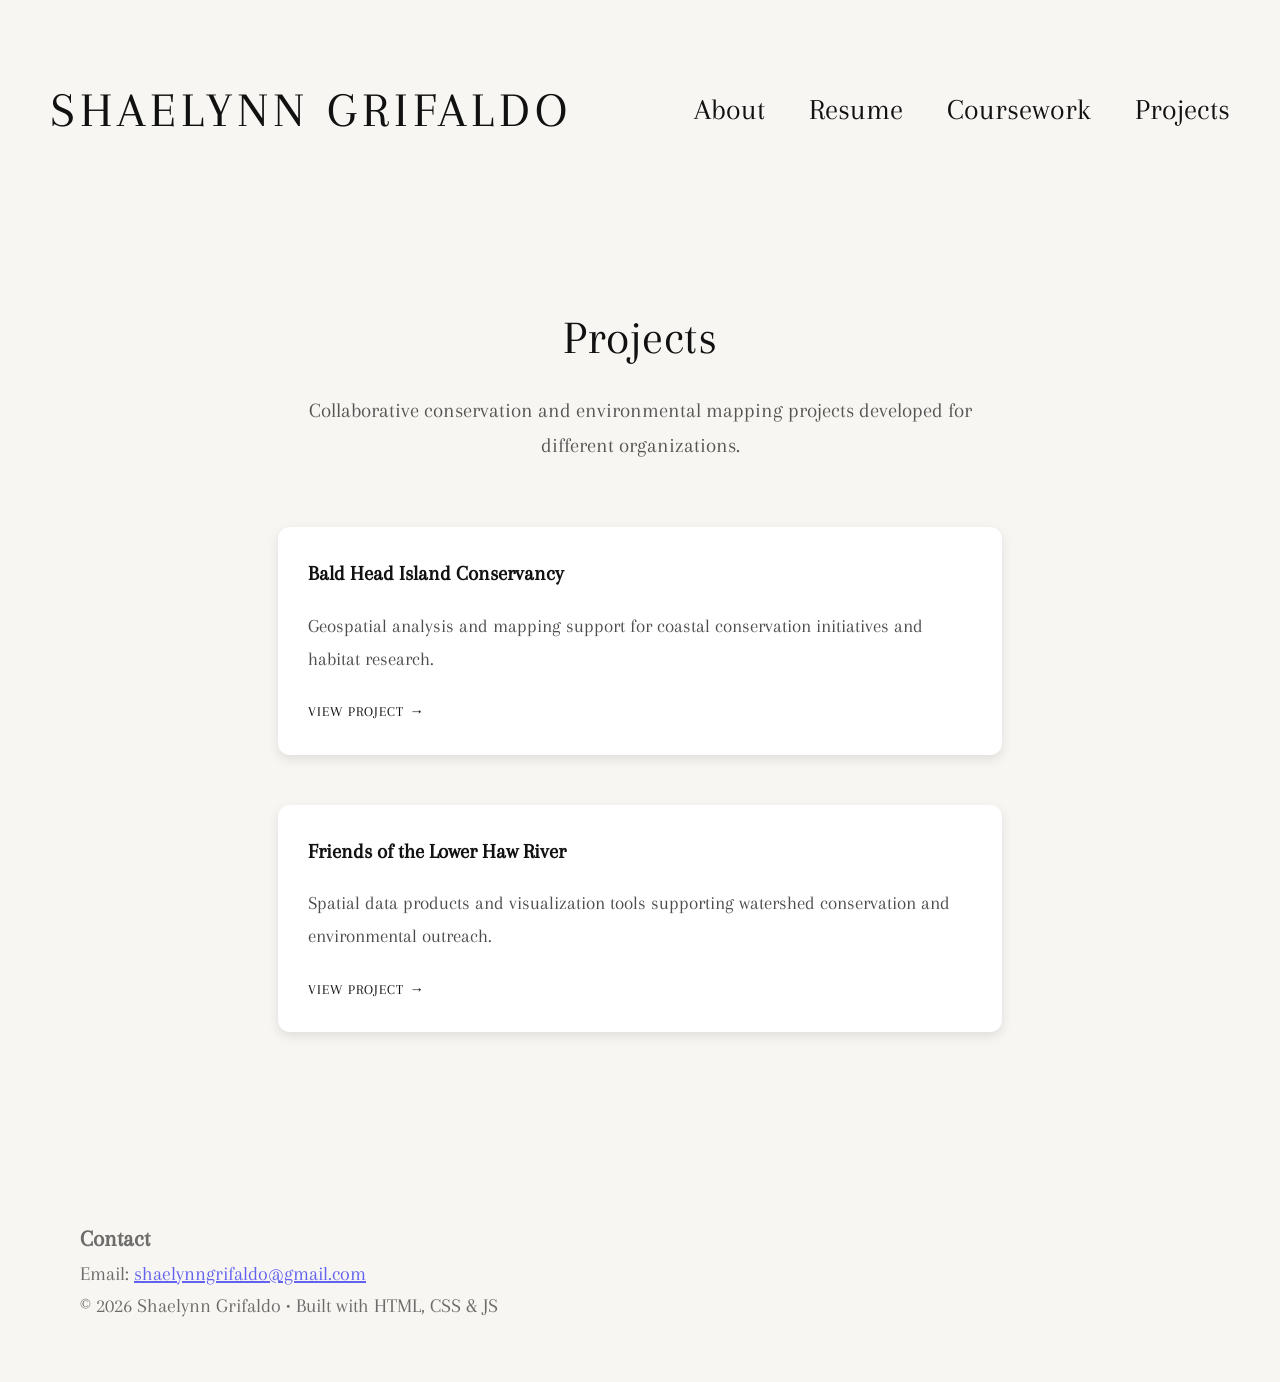
<file: projects.html>
<!DOCTYPE html>
<html lang="en">
  <head>
    <meta charset="utf-8" />
    <meta name="viewport" content="width=device-width, initial-scale=1" />
    <title>Projects | Shaelynn Grifaldo</title>
    <link rel="stylesheet" href="styles.css" />
    <link href="https://fonts.googleapis.com/css2?family=Arapey:ital,wght@0,400;1,400&display=swap" rel="stylesheet">

  

<body>
 <!-- Header -->
 <header class="site-header">
  <div class="header-inner">
    <h1 class="site-title">SHAELYNN GRIFALDO</h1>
    <nav class="main-nav">
      <a href="index.html">About</a>
      <a href="resume.html">Resume</a>
      <a href="coursework.html">Coursework</a>
      <a href="projects.html">Projects</a>
    </nav>
  </div>
</header>

<main>

  <!-- HERO -->
  <section class="page-hero">
    <h2>Projects</h2>
    <p class="page-sub">
      Collaborative conservation and environmental mapping projects developed
      for different organizations.
    </p>
  </section>

  <!-- PROJECT CARDS -->
  <section class="projects-grid">

    <div class="project-card" onclick="window.location.href='bhic.html'">
      <h3>Bald Head Island Conservancy</h3>
      <p>
        Geospatial analysis and mapping support for coastal conservation
        initiatives and habitat research.
      </p>
      <span class="project-link">View Project →</span>
    </div>

    <div class="project-card" onclick="window.location.href='floha.html'">
      <h3>Friends of the Lower Haw River</h3>
      <p>
        Spatial data products and visualization tools supporting watershed
        conservation and environmental outreach.
      </p>
      <span class="project-link">View Project →</span>
    </div>

  </section>

</main>



  <!-- Footer -->
  <footer class="site-footer">
    <div class="container">
      <section id="contact" class="contact">
        <h3>Contact</h3>
        <p>Email: <a href="mailto:shaelynngrifaldo@gmail.com">shaelynngrifaldo@gmail.com</a></p>
      </section>
      <p>© <span id="year"></span> Shaelynn Grifaldo • Built with HTML, CSS & JS</p>
    </div>
  </footer>

  <script>
    document.addEventListener("DOMContentLoaded", () => {
      document.getElementById("year").textContent = new Date().getFullYear();
    });
  </script>
</body>
</html>
</file>
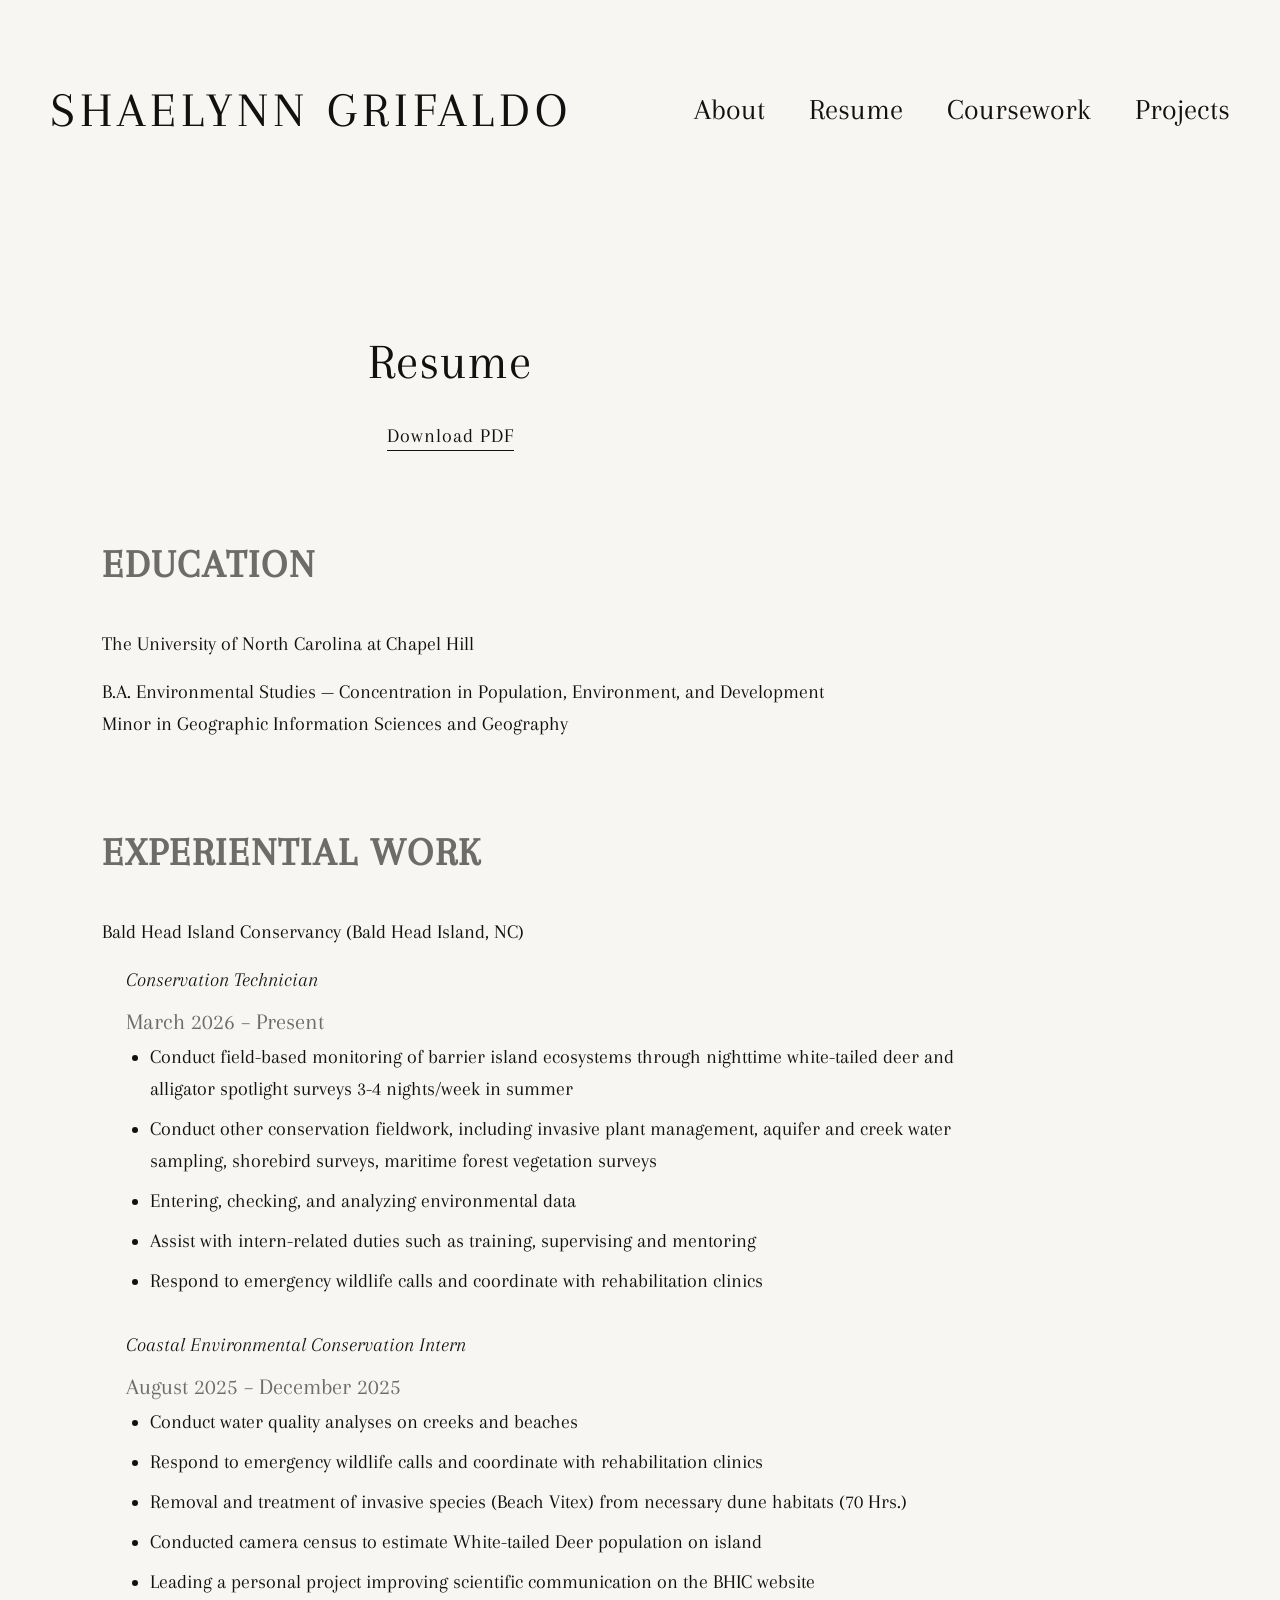
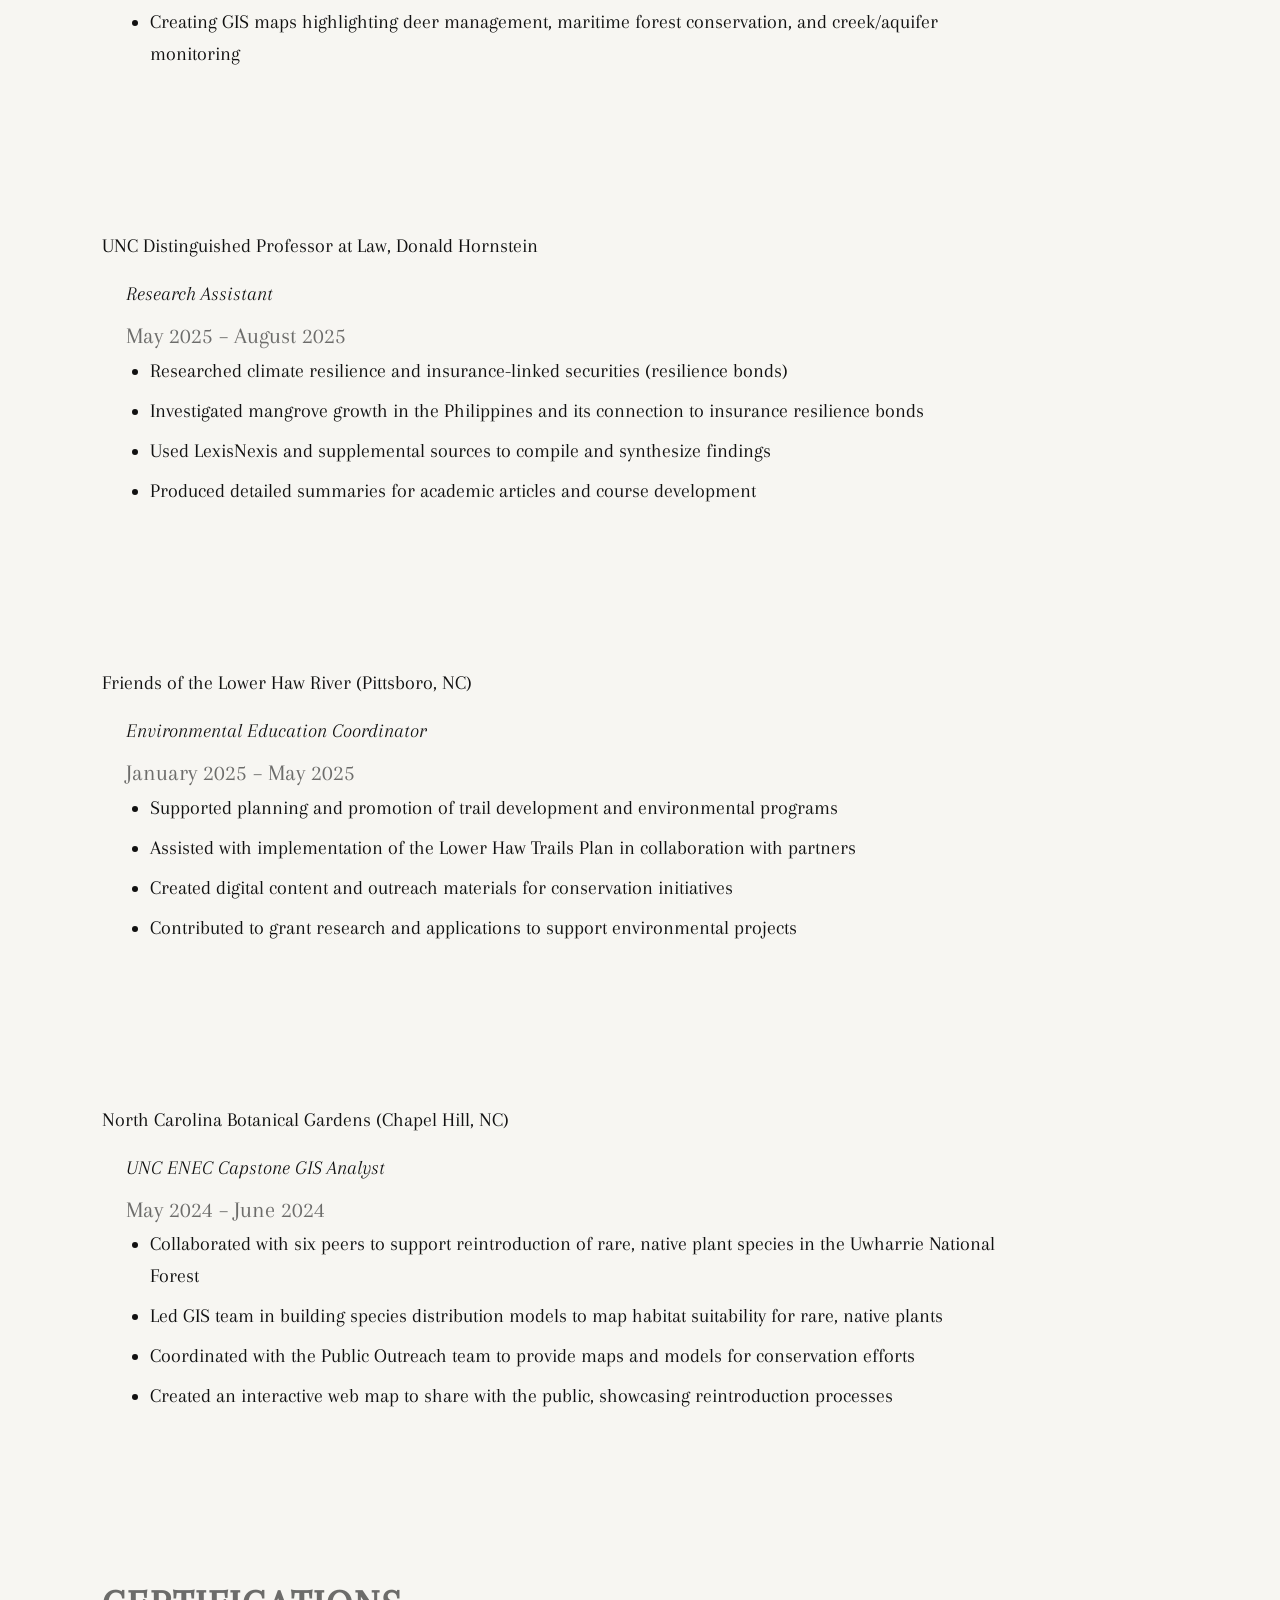
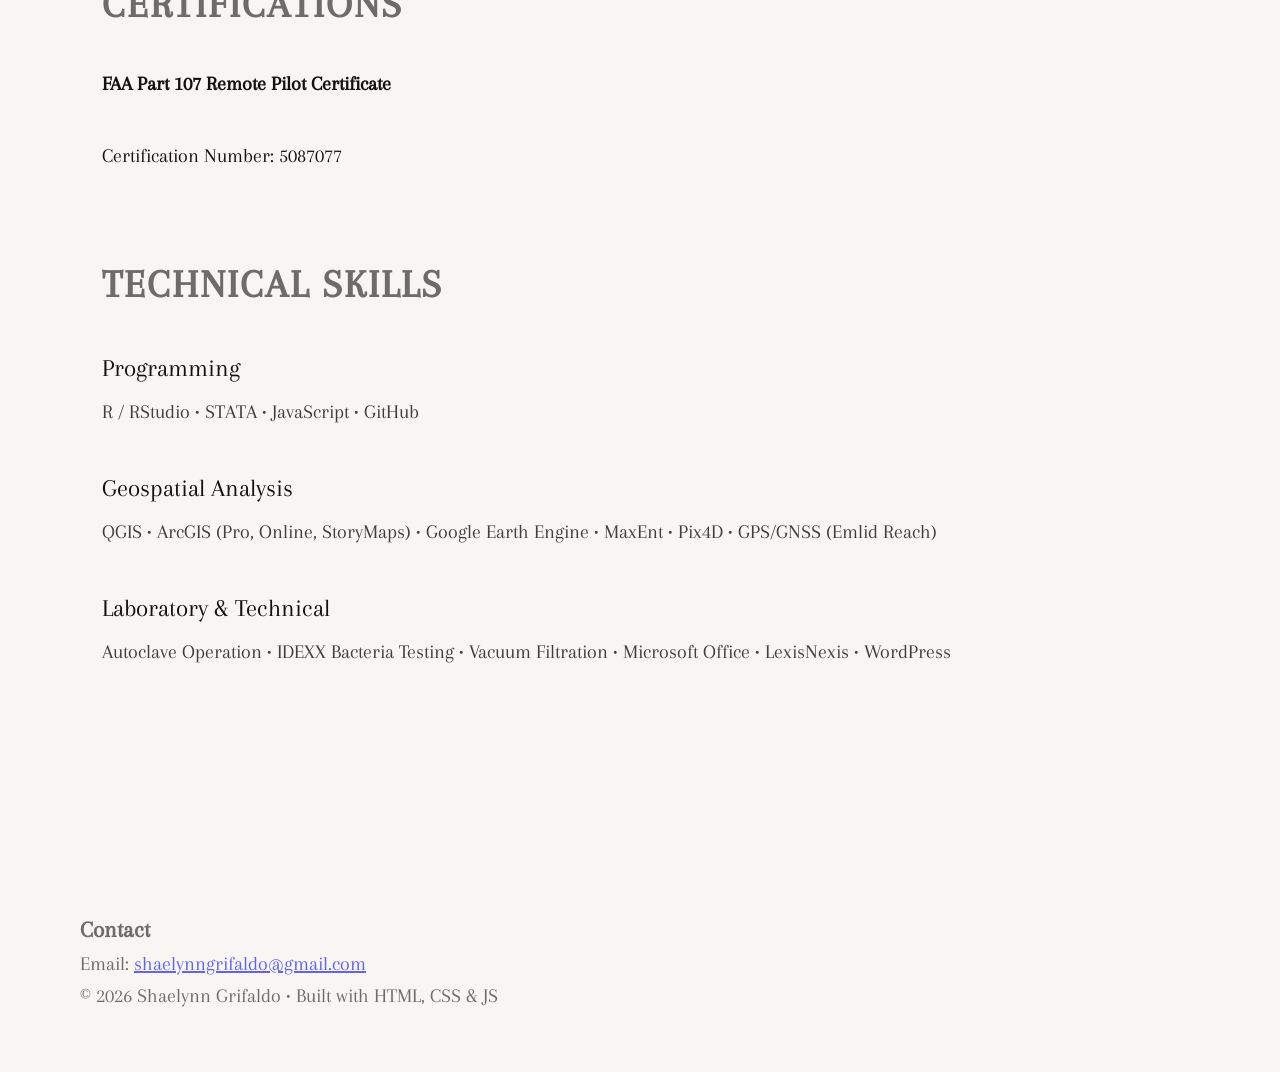
<file: resume.html>
<!DOCTYPE html>
<html lang="en">
  <head>
    <meta charset="utf-8" />
    <meta name="viewport" content="width=device-width, initial-scale=1" />
    <title>Resume | Shaelynn Grifaldo</title>
    <link rel="stylesheet" href="styles.css" />
    <link href="https://fonts.googleapis.com/css2?family=Arapey:ital,wght@0,400;1,400&display=swap" rel="stylesheet">

  </head>
  

<body>
  <!-- Header -->
  <header class="site-header">
    <div class="header-inner">
      <h1 class="site-title">SHAELYNN GRIFALDO</h1>
      <nav class="main-nav">
        <a href="index.html">About</a>
        <a href="resume.html">Resume</a>
        <a href="coursework.html">Coursework</a>
        <a href="projects.html">Projects</a>
      </nav>
    </div>
  </header>
  

  <main class="resume-section">

    <div class="resume-header">
      <h2>Resume</h2>
      <a href="resume.pdf" class="download-link" target="_blank">
        Download PDF
      </a>
    </div>
  
    <!-- EDUCATION -->
    <section class="resume-block">
      <h3>Education</h3>
  
      <div class="resume-entry">
        <div class="entry-top">
          <h4>The University of North Carolina at Chapel Hill</h4>
        </div>
        <p>
          B.A. Environmental Studies — Concentration in Population, Environment, and Development  
          Minor in Geographic Information Sciences and Geography
        </p>
      </div>
    </section>

    <section class="resume-block">
      <h3>Experiential Work</h3>
    
      <!-- Bald Head Island Conservancy block -->
      <div class="company-block">
      <div class="entry-top">
        <h4>Bald Head Island Conservancy (Bald Head Island, NC)</h4>

      </div>
    
        <div class="role-block">
  
          <p class="role">Conservation Technician </p>
          <span class ="role-date"> March 2026 – Present</span>
          <ul>
            <li>Conduct field-based monitoring of barrier island ecosystems through nighttime white-tailed deer and alligator spotlight surveys 3-4 nights/week in summer</li>
            <li>Conduct other conservation fieldwork, including invasive plant management, aquifer and creek water sampling, shorebird surveys, maritime forest vegetation surveys</li>
            <li>Entering, checking, and analyzing environmental data</li>
            <li>Assist with intern-related duties such as training, supervising and mentoring</li>
            <li>Respond to emergency wildlife calls and coordinate with rehabilitation clinics</li>
          </ul>
        </div>
    
        <div class="role-block">

          <p class="role">Coastal Environmental Conservation Intern</p>
          <span class ="role-date"> August 2025 – December 2025</span>
          <ul>
            <li>Conduct water quality analyses on creeks and beaches</li>
            <li>Respond to emergency wildlife calls and coordinate with rehabilitation clinics</li>
            <li>Removal and treatment of invasive species (Beach Vitex) from necessary dune habitats (70 Hrs.)</li>
            <li>Conducted camera census to estimate White-tailed Deer population on island</li>
            <li>Leading a personal project improving scientific communication on the BHIC website</li>
            <li>Creating GIS maps highlighting deer management, maritime forest conservation, and creek/aquifer monitoring</li>
          </ul>
        </div>
      </div>
      
    

      <!-- UNC Research Assistant -->
      <div class="company-block">
        <div class="entry-top">
          <h4>UNC Distinguished Professor at Law, Donald Hornstein</h4>
          
  
        </div>
        <div class="role-block">

          <p class="role">Research Assistant</p>
          <span class ="role-date"> May 2025 – August 2025</span>
          <ul>
            <li>Researched climate resilience and insurance-linked securities (resilience bonds)</li>
            <li>Investigated mangrove growth in the Philippines and its connection to insurance resilience bonds</li>
            <li>Used LexisNexis and supplemental sources to compile and synthesize findings</li>
            <li>Produced detailed summaries for academic articles and course development</li>
          </ul>
        </div>
      </div>
    
      <!-- Friends of the Lower Haw River -->
      <div class="company-block">
        <div class="entry-top">
          <h4>Friends of the Lower Haw River (Pittsboro, NC)</h4>
        
      
        </div>
        <div class="role-block">

          <p class="role">Environmental Education Coordinator</p>
          <span class ="role-date"> January 2025 – May 2025</span>
          <ul>
            <li>Supported planning and promotion of trail development and environmental programs</li>
            <li>Assisted with implementation of the Lower Haw Trails Plan in collaboration with partners</li>
            <li>Created digital content and outreach materials for conservation initiatives</li>
            <li>Contributed to grant research and applications to support environmental projects</li>
          </ul>
        </div>
      </div>
    
      <!-- NC Botanical Garden -->
      <div class="company-block">
        <div class="entry-top">
          <h4>North Carolina Botanical Gardens (Chapel Hill, NC)</h4>
    
    
        </div>
        <div class="role-block">

          <p class="role">UNC ENEC Capstone GIS Analyst</p>
          <span class ="role-date"> May 2024 – June 2024</span>
          <ul>
            <li>Collaborated with six peers to support reintroduction of rare, native plant species in the Uwharrie National Forest</li>
            <li>Led GIS team in building species distribution models to map habitat suitability for rare, native plants</li>
            <li>Coordinated with the Public Outreach team to provide maps and models for conservation efforts</li>
            <li>Created an interactive web map to share with the public, showcasing reintroduction processes</li>
          </ul>
        </div>
      </div>
    
    </section>
    
  
    <!-- CERTIFICATIONS -->
    <section class="resume-block">
      <h3>Certifications</h3>
  
      <div class="certification-grid">
        <h4>FAA Part 107 Remote Pilot Certificate</h4>
        <p>Certification Number: 5087077</p>
      </div>
    </section>
  
    <!-- SKILLS -->
    <section class="resume-block">
      <h3>Technical Skills</h3>
  
      <div class="skills-grid">
        <div>
          <h4>Programming</h4>
          <p>R / RStudio • STATA • JavaScript • GitHub</p>
        </div>
  
        <div>
          <h4>Geospatial Analysis</h4>
          <p>
            QGIS • ArcGIS (Pro, Online, StoryMaps) • Google Earth Engine •
            MaxEnt • Pix4D • GPS/GNSS (Emlid Reach)
          </p>
        </div>
  
        <div>
          <h4>Laboratory & Technical</h4>
          <p>
            Autoclave Operation • IDEXX Bacteria Testing • Vacuum Filtration •
            Microsoft Office • LexisNexis • WordPress
          </p>
        </div>
      </div>
  
    </section>
  
  </main>
  
  
  
  

  <!-- Footer -->
  <footer class="site-footer">
    <div class="container">
      <section id="contact" class="contact">
        <h3>Contact</h3>
        <p>Email: <a href="mailto:shaelynngrifaldo@gmail.com">shaelynngrifaldo@gmail.com</a></p>
      </section>
      <p>© <span id="year"></span> Shaelynn Grifaldo • Built with HTML, CSS & JS</p>
    </div>
  </footer>

  <script>
    document.addEventListener("DOMContentLoaded", () => {
      document.getElementById("year").textContent = new Date().getFullYear();
    });
  </script>
</body>
</html>
</file>
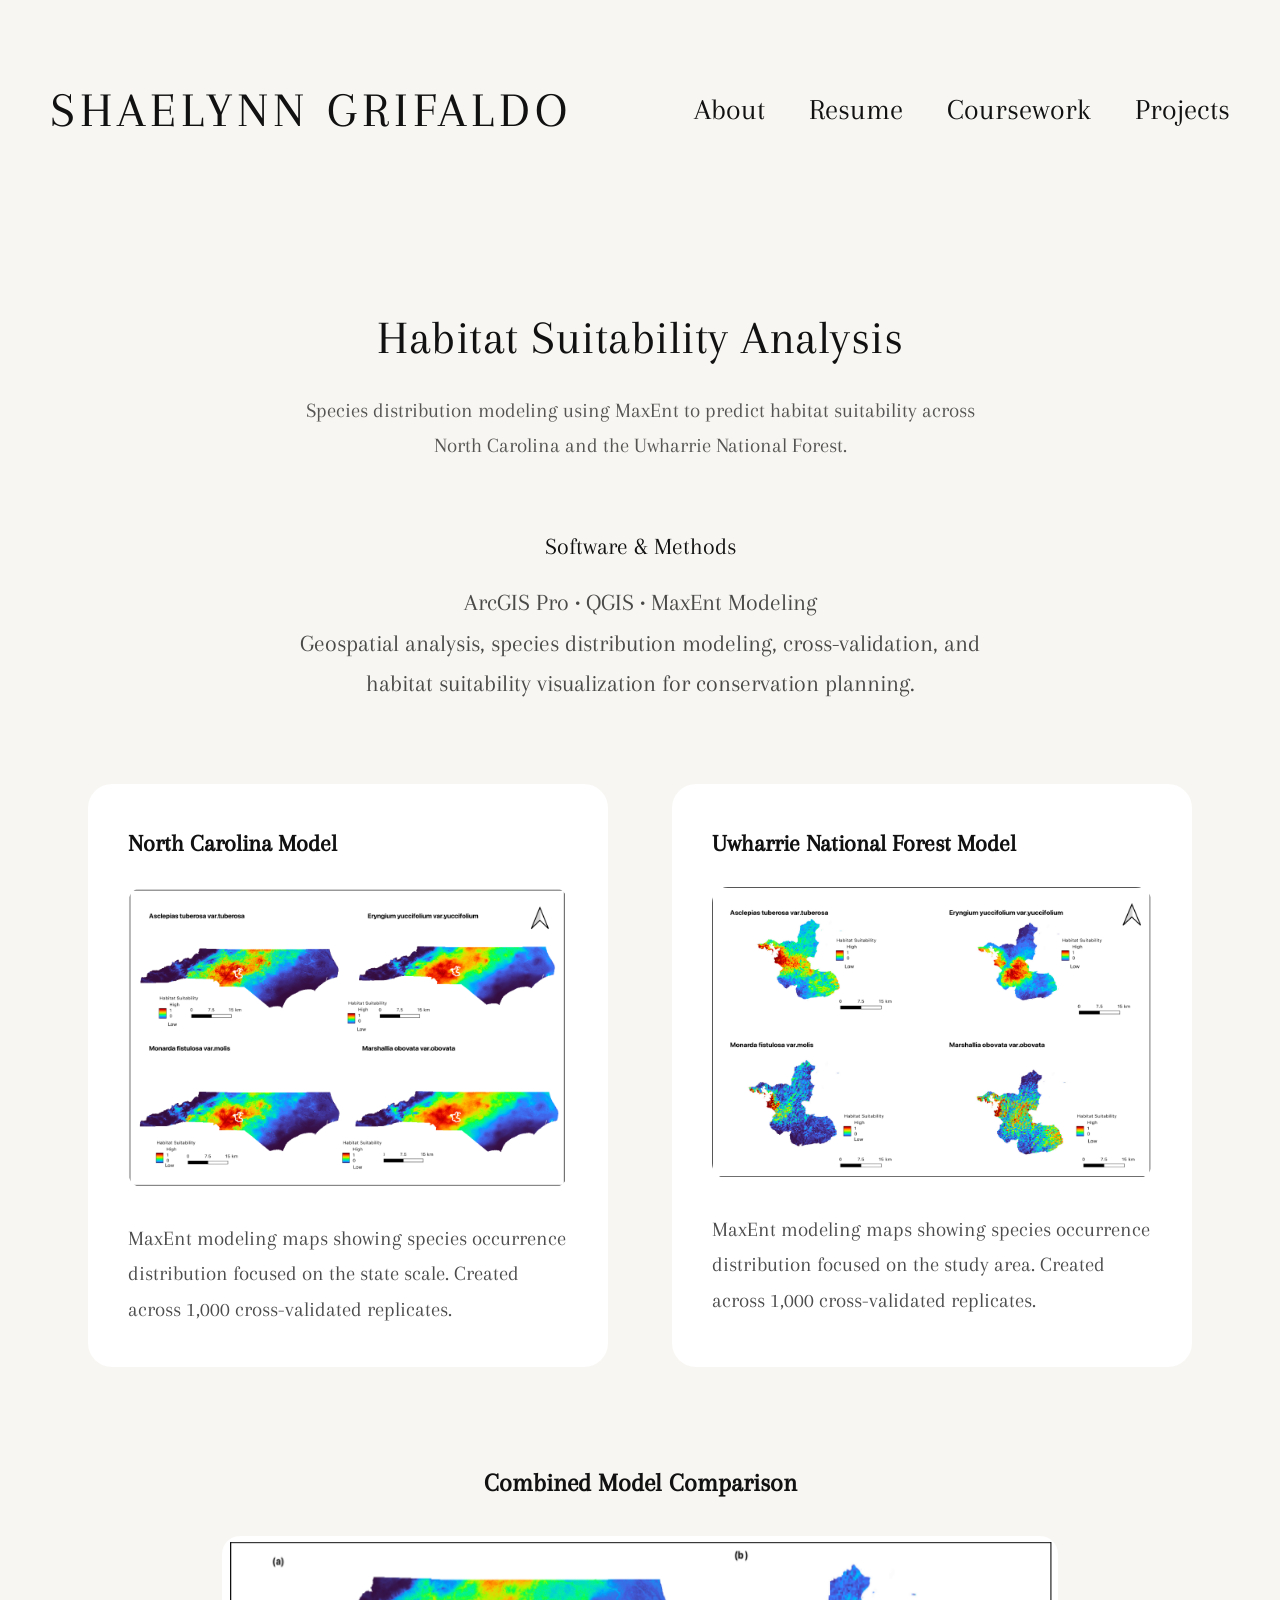
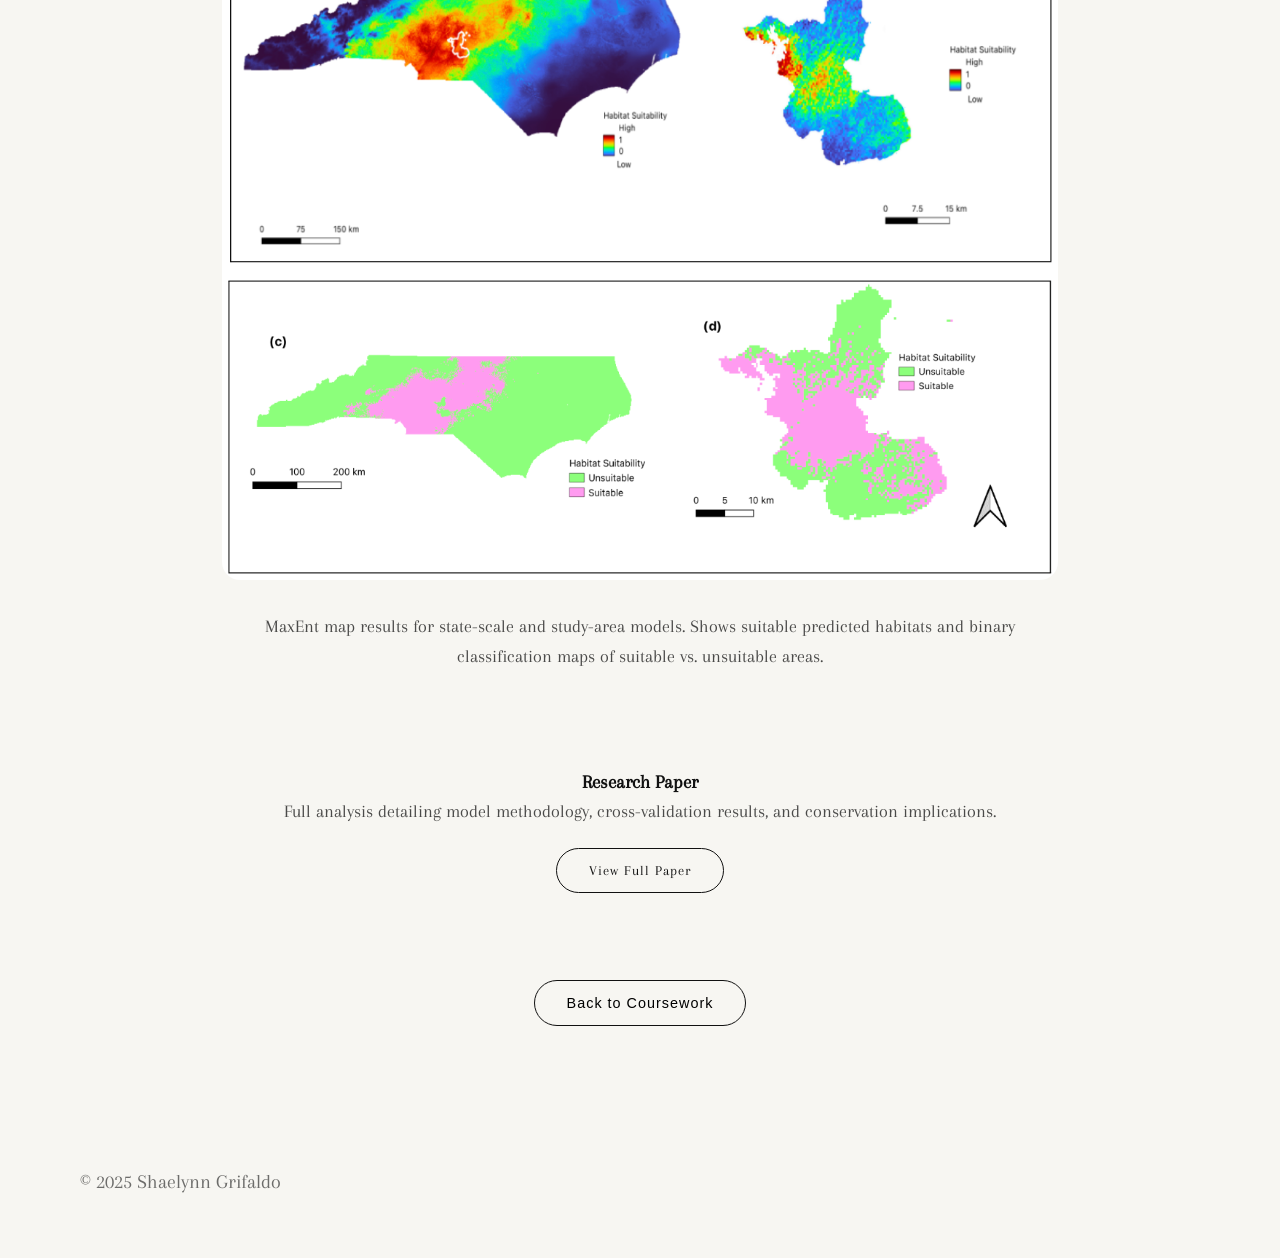
<file: storymap.html>
<!DOCTYPE html>
<html lang="en">
  <head>
    <meta charset="utf-8" />
    <meta name="viewport" content="width=device-width, initial-scale=1" />
    <title>StoryMap Project | Shaelynn Grifaldo</title>
    <link rel="stylesheet" href="styles.css" />
    <link href="https://fonts.googleapis.com/css2?family=Arapey:ital,wght@0,400;1,400&display=swap" rel="stylesheet">

  </head>
  
<body class="storymap">

  <!-- Header -->
  <header class="site-header">
    <div class="header-inner">
      <h1 class="site-title">SHAELYNN GRIFALDO</h1>
      <nav class="main-nav">
        <a href="index.html">About</a>
        <a href="resume.html">Resume</a>
        <a href="coursework.html">Coursework</a>
        <a href="projects.html">Projects</a>
      </nav>
    </div>
  </header>
  <section class="page-hero">
    <h2>Habitat Suitability Analysis</h2>
    <p class="page-sub">
      Species distribution modeling using MaxEnt to predict habitat suitability
      across North Carolina and the Uwharrie National Forest.
    </p>
  </section>
  <!-- Methods Section -->
  <section class="methods-section">
    <h3>Software & Methods</h3>
    <p class="methods-text">
      ArcGIS Pro • QGIS • MaxEnt Modeling
    </p>
    <p class="methods-text">
      Geospatial analysis, species distribution modeling, cross-validation,
      and habitat suitability visualization for conservation planning.
    </p>
  </section>

  <!-- Two-Column Images -->
  <section class="two-column">
    <div class="card">
      <h3>North Carolina Model</h3>
      <img src="NC.png" alt="North Carolina State">
      <p>MaxEnt modeling maps showing species occurrence distribution focused on the state scale. Created across 1,000 cross-validated replicates.</p>
    </div>
    <div class="card">
      <h3>Uwharrie National Forest Model</h3>
      <img src="UNF.png" alt="Uwharrie National Forest">
      <p>MaxEnt modeling maps showing species occurrence distribution focused on the study area. Created across 1,000 cross-validated replicates.</p>
    </div>
  </section>

  <!-- Centered Image -->
  <section class="centered-content">
    <h3>Combined Model Comparison</h3>
    <img src="both.png" alt="Both Models">
    <p>MaxEnt map results for state-scale and study-area models. Shows suitable predicted habitats and binary classification maps of suitable vs. unsuitable areas.</p>
  </section>

  <section class="research-section">
    <h3>Research Paper</h3>
    <p class="research-text">
      Full analysis detailing model methodology, cross-validation results,
      and conservation implications.
    </p>
  
    <a href="researchpaper.pdf" class="paper-button" target="_blank">
      View Full Paper
    </a>
  </section>

<!-- Back Button -->
<button class="footer-button" onclick="window.location.href='coursework.html'">
  Back to Coursework
</button>


 <!-- FOOTER -->
<footer class="site-footer">
  <p>© 2025 Shaelynn Grifaldo </p>
</footer>
</body>
</html>
</file>
<file: styles.css>
/* ------------------------- RESET ------------------------- */
* {
    margin: 0;
    padding: 0;
    box-sizing: border-box;
  }
  
  /* ------------------------- BODY ------------------------- */
  body {
    font-family: 'Arapey', serif;
    background-color: #f7f6f2;
    color: #111;
    line-height: 1.6;
  }
  
  /* ------------------------- HEADER ------------------------- */
  .site-header {
    padding: 70px 50px;
  }
  
  .header-inner {
    display: flex;
    justify-content: space-between;
    align-items: center;
  }
  
  .site-title {
    font-size: clamp(50px, 1.2vw, 50px);
    letter-spacing: 5px;
    font-weight: 400;
  }
  
  /* ------------------------- NAVIGATION ------------------------- */
  .main-nav a {
    text-decoration: none;
    margin-left: 40px;
    color: #111;
    font-size: 30px;
    position: relative;
    transition: opacity 0.3s ease;
  }
  
  .main-nav a:hover {
    opacity: 0.5;
  }
  
  /* ------------------------- ABOUT SECTION ------------------------- */
  .about-section {
    display: flex;
    justify-content: space-between;
    align-items: flex-start;
    padding: 6vw;
    min-height: 80vh;
    gap: 4vw;
  }
  
  .about-left {
    flex: 1 1 55%;
    min-width: 0;
  }
  
 .about-right {
  flex: 1 1 40%;
  min-width: 300px;   /* prevents collapse */
}
  
  .about-left h2 {
    font-size: clamp(30px, 4vw, 40px);
    font-weight: 400;
    margin-bottom: 1.5rem;
    margin-top: 0.9rem;
    line-height: 1.1;
  }
  
  .tagline {
    font-size: clamp(14px, 1.4vw, 18px);
    margin-bottom: 2.5rem;
    letter-spacing: 1px;
  }
  
  .about-left p {
    font-size: clamp(18px, 1.3vw, 18px);
    margin-bottom: 1.5rem;
    max-width: 550px;
  }
  

  /* Image scales but keeps proportions */
.about-right img {
  width: 100%;
  height: auto;
  border: 4px solid #111;
  object-fit: cover;
}


  
  
  /* ------------------------- FOOTER ------------------------- */
  .site-footer {
    padding: 60px 80px;
    font-size: 20px;
    opacity: 0.6;
  }
  
  /* ------------------------- RESPONSIVE ------------------------- */
  @media (max-width: 900px) {
    .about-section {
      flex-direction: column;
      padding: 80px 40px;
    }
  
    .about-left,
    .about-right {
      width: 100%;
    }
  
    .about-left {
      margin-bottom: 50px;
    }
  
    .header-inner {
      flex-direction: column;
      gap: 20px;
    }
  
    .main-nav a {
      margin-left: 20px;
    }
  }
  


 /* ---------------- RESUME LAYOUT ---------------- */

 .resume-section {
    padding: 8vw;
    max-width: 900px;
    
  }
  
  
  .resume-header {
    text-align: center;
    margin-bottom: 5rem;
    position: relative;
  }
  
  .resume-header h2 {
    font-size: clamp(32px, 4vw, 54px);
    font-weight: 400;
    letter-spacing: 1px;
    margin-bottom: 1rem;
  }
  
  .download-link {
    position: center;
  
    top: 50%;
    transform: translateY(-50%);
    text-decoration: none;
    font-size: 20px;
    letter-spacing: 1px;
    color: #111;
    border-bottom: 1px solid #111;
    padding-bottom: 3px;
    transition: opacity 0.3s ease;
  }
  
  .download-link:hover {
    opacity: 0.5;
  }
  
  
  .resume-block {
    margin-bottom: 5rem;
    width: 900px;

  }
  
  .resume-block h3 {
    text-align: left;
    margin-right: 22.5rem;
    font-size: 40px;
    letter-spacing: 2px;
    text-transform: uppercase;
    margin-bottom: 2rem;
    opacity: 0.6;
  }
  
  .resume-entry {
    margin-bottom: 3rem;
  }
  
  /* ----- Company Name + Date ----- */
.entry-top {
  display: flex;
  justify-content: space-between; /* company name left, date right */
  align-items: baseline;
  margin-bottom: 0.5rem;
}

.entry-top h4 {
  font-size: 22px; 
  font-weight: 600;
  margin: 0;
}

.entry-top span {
  font-size: 23px;   /* same as role dates */
  opacity: 0.6;
}

/* ----- Role + Date ----- */
.role-header {
  display: flex;
  justify-content: space-between; /* role left, date right */
  align-items: baseline;
  margin-bottom: 0.5rem;
}

.role-block .role {
  font-size: 1.25rem;
  font-style: italic;
  font-weight: 500;
  margin: 0;
}

.role-date {
  font-size: 23px; /* match company date */
  opacity: 0.6;
}

  
  /* Role title */
  .role-block .role {
    font-size: 1.25rem;  /* bigger role title */
    font-style: italic;
    margin-bottom: 0.5rem;
    font-weight: 500;
  }
  
  /* Role descriptions (bullets) */
  .role-block ul li {
    font-size: 2.0rem; /* larger bullets */
    line-height: 1.7;
    margin-bottom: 0.5rem;
  }
  
  .resume-entry ul { 
    font-size: 20px;
  }
  .resume-entry p {
    font-size: 20px;
    line-height: 1.6;
    margin-top: 0.5rem;
    max-width: 750px;
  }
  .certification-grid {
    display: grid;
    gap: 2.5rem;
    font-size: 20px;
  }
  .skills-grid {
    display: grid;
    gap: 2.5rem;
  }
  
  .skills-grid h4 {
    font-size: 25px;
    font-weight: 400;
    margin-bottom: 0.5rem;
  }
  
  .skills-grid p {
    font-size: 20px;
    opacity: 0.8;
  }
  
  /* ----------------- EXPERIENCE BLOCKS WITH FLOW LINE ----------------- */

  .experience {
    position: relative;
    margin-bottom: 5rem;
    padding-left: 2.6rem;
  }
  
  .experience::before {
    content: '';
    position: absolute;
    left: 0; /* adjust to match spacing you want */
    top: 2.5rem; /* start below the heading */
    bottom: 0;   /* goes to the bottom of the section */
    width: 2px;
    background-color: #0d4a66;
  }
  
  .company-block {
    margin-bottom: 10rem;
    position: relative;
  }
  
  .entry-top {
    display: flex;
    justify-content: space-between;
    align-items: baseline;
    margin-bottom: 1rem;
  }
  
  .entry-top h4 {
    font-size: 20px;
    font-weight: 400;
    margin: 0;
  }
  
  .entry-top span {
    font-size: 30px;
    opacity: 0.6;
  }
  
  .role-block {
    margin-left: 1rem;
    margin-bottom: 1.5rem;
  }
  
  .role {
    font-style: italic;
    margin-bottom: 0.5rem;
  }
  
  .role-block ul {
    margin: 0;
    padding-left: 1.5rem;
  }
  
  .role-block ul li {
    margin-bottom: 0.5rem;
    font-size: 20px;
    line-height: 1.6;
  }
  
  .role-block {
    position: relative; /* needed for absolute dot positioning */
    margin-left: 1.5rem;
    margin-bottom: 2rem;
}
/* ------------------------- COURSEWORK HEADER ------------------------- */
.coursework-section h2 {
    font-size: 2.5rem;           /* matches Resume/About page headings */
    color: #180909;              /* deep burgundy */
    font-weight: 700;
    margin-top: 2rem;
    margin-bottom: 1rem;
    text-align: center;
    line-height: 1.3;
  }
  
  .coursework-sub {
    font-size: 1.3rem;           /* slightly smaller than heading */
    color: #48644f;              /* subtle green accent for description */
    font-weight: 500;
    margin-bottom: 3rem;
    max-width: 800px;            /* limits width for readability */
    margin-left: auto;
    margin-right: auto;
    text-align: center;
    line-height: 1.6;
  }
  
/* ------------------------- COURSEWORK GRID & CARDS ------------------------- */
.coursework-section {
    text-align: center;
    max-width: 1000px;
    margin: 0 auto 5rem auto;
  }
  
  .coursework-sub {
    font-size: 1.3rem;
    color: #703B3B;
    font-weight: 500;
    margin-top: 1rem;
    margin-bottom: 3rem;
  }
  
  .coursework-grid {
    display: grid;
    grid-template-columns: repeat(auto-fit, minmax(280px, 1fr));
    gap: 2rem;
    justify-items: center;
  }
  
  .course-card {
    background-color: #FFFFFF;
    border-radius: 20px;
    padding: 2rem 1.5rem;
    text-align: center;
    box-shadow: 0 6px 14px rgba(0,0,0,0.1);
    cursor: pointer;
    transition: all 0.3s ease;
    width: 100%;
    max-width: 350px;
  }
  
  .course-card h4 {
    font-size: 1.3rem;
    margin-bottom: 1rem;
    color: #703B3B;
  }
  
  .course-card p {
    font-size: 1.2rem;
    color: #48644f; /* subtle green accent for descriptions */
    line-height: 1.6;
  }
  
  .course-card:hover {
    transform: translateY(-5px);
    box-shadow: 0 10px 20px rgba(0,0,0,0.15);
    background-color: #f7f5f0; /* slight highlight on hover */
  }
  

  /* ---------------- CONSISTENT PAGE HERO ---------------- */

.page-hero {
  text-align: center;
  max-width: 900px;
  margin: 5rem auto 4rem auto;
  padding: 0 2rem;
}

.page-hero h2 {
  font-size: clamp(32px, 4vw, 48px);
  font-weight: 400;
  margin-bottom: 1rem;
  letter-spacing: 0.5px;
}

.page-sub {
  font-size: 1.5rem;
  line-height: 1.7;
  opacity: 0.7;
  max-width: 700px;
  margin: 0 auto;
}

/* ---------------- LARGER GIS GALLERY ---------------- */

.gis-gallery {
  max-width: 1400px;   /* allow more horizontal space */
  margin: 0 auto 6rem auto;
  padding: 0 4rem;

  display: grid;
  grid-template-columns: repeat(auto-fit, minmax(500px, 1fr));
  gap: 4rem;
}
/* ---------------- GIS CARDS ---------------- */



.gis-card:hover {
  transform: translateY(-6px);
  box-shadow: 0 12px 30px rgba(0,0,0,0.08);
}

.gis-card {
  background: #ffffff;
  border-radius: 24px;
  padding: 2.5rem;
  transition: all 0.3s ease;
}

.gis-card h3 {
  font-size: 1.6rem;   /* bigger title */
  font-weight: 500;
  margin-bottom: 1.5rem;
}

.gis-card img {
  width: 100%;
  border-radius: 16px;
  margin-bottom: 1.5rem;
}

.gis-card .desc {
  font-size: 1.3rem;  /* larger description text */
  line-height: 1.8;
  opacity: 0.75;
}

.footer-button {
  display: block;
  margin: 0 auto 5rem auto;
  padding: 0.9rem 2rem;
  background: transparent;
  border: 1px solid #111;
  border-radius: 30px;
  font-size: 0.9rem;
  letter-spacing: 1px;
  cursor: pointer;
  transition: all 0.3s ease;
}

.footer-button:hover {
  background: #111;
  color: #fff;
}
@media (max-width: 768px) {
  .gis-gallery {
    grid-template-columns: 1fr;
    padding: 0 1.5rem;
  }
}

/* ---------------- METHODS SECTION ---------------- */

.methods-section {
  text-align: center;
  max-width: 800px;
  margin: 3rem auto 5rem auto;
  padding: 0 2rem;
}

.methods-section h3 {
  font-size: 1.5rem;
  font-weight: 500;
  margin-bottom: 1rem;
}

.methods-text {
  font-size: 1.5rem;
  line-height: 1.7;
  opacity: 0.75;
}

/* ---------------- TWO COLUMN MODEL CARDS ---------------- */

.two-column {
  max-width: 1200px;
  margin: 0 auto 6rem auto;
  padding: 0 3rem;

  display: grid;
  grid-template-columns: repeat(auto-fit, minmax(500px, 1fr));
  gap: 4rem;
}

.card {
  background: #ffffff;
  border-radius: 24px;
  padding: 2.5rem;
  transition: all 0.3s ease;
}

.card:hover {
  transform: translateY(-6px);
  box-shadow: 0 12px 30px rgba(0,0,0,0.08);
}

.card h3 {
  font-size: 1.5rem;
  margin-bottom: 1.5rem;
}

.card img {
  width: 100%;
  border-radius: 16px;
  margin-bottom: 1.5rem;
}

.card p {
  font-size: 1.3rem;
  line-height: 1.7;
  opacity: 0.75;
}

/* ---------------- CENTERED COMPARISON ---------------- */

.centered-content {
  max-width: 900px;
  margin: 0 auto 6rem auto;
  padding: 0 2rem;
  text-align: center;
}

.centered-content h3 {
  font-size: 1.6rem;
  margin-bottom: 2rem;
}

.centered-content img {
  width: 100%;
  border-radius: 18px;
  margin-bottom: 1.5rem;
}

.centered-content p {
  font-size: 1.1rem;
  line-height: 1.7;
  opacity: 0.75;
}
/* ---------------- RESEARCH PAPER SECTION ---------------- */

.research-section {
  text-align: center;
  margin: 0 auto 6rem auto;
}

.research-text {
  font-size: 1.1rem;
  opacity: 0.75;
  margin-bottom: 2rem;
}

.paper-button {
  padding: 0.9rem 2rem;
  border: 1px solid #111;
  border-radius: 30px;
  text-decoration: none;
  font-size: 0.9rem;
  letter-spacing: 1px;
  transition: all 0.3s ease;
  color: #111;
}

.paper-button:hover {
  background: #111;
  color: #fff;
}

/* ---------------- PROCESS SECTION ---------------- */

.process-section {
  max-width: 1400px;   /* wider overall container */
  margin: 0 auto 8rem auto;
  padding: 0 4rem;
  text-align: center;
}

.process-title {
  font-size: 1.8rem;
  margin-bottom: 4rem;
}

/* Bigger grid columns */
.process-grid {
  display: grid;
  grid-template-columns: repeat(2, 1fr);
  gap: 4rem;
  justify-content: center;
}


/* Larger cards */
.process-card {
  background: #ffffff;
  border-radius: 28px;
  padding: 3.5rem;
  transition: all 0.3s ease;
}

.process-card:hover {
  transform: translateY(-8px);
  box-shadow: 0 16px 40px rgba(0,0,0,0.08);
}

.process-card h4 {
  font-size: 1.4rem;
  margin-bottom: 1.8rem;
}

.process-card img {
  width: 100%;
  border-radius: 20px;
  margin-bottom: 1.8rem;
}

.process-card p {
  font-size: 1.3rem;
  line-height: 1.8;
  opacity: 0.8;
}
.process-card:last-child {
  grid-column: 1 / -1;   /* span full width */
  max-width: 700px;
  margin: 0 auto;
}
/* ---------------- PROJECT DESCRIPTION ---------------- */

.project-description {
  max-width: 800px;
  margin: 0 auto 6rem auto;
  padding: 0 2rem;
  text-align: center;
}

.project-description h3 {
  font-size: 1.6rem;
  margin-bottom: 1.5rem;
}

.project-description p {
  font-size: 1.5rem;
  line-height: 1.7;
  opacity: 0.75;
  margin-bottom: 1.5rem;
}
/* ---------------- FINDINGS SECTION ---------------- */

.findings-section {
  max-width: 900px;
  margin: 0 auto 6rem auto;
  padding: 0 2rem;
  text-align: center;
}

.findings-section h3 {
  font-size: 1.6rem;
  margin-bottom: 2rem;
}

.findings-content p {
  font-size: 1.5rem;
  line-height: 1.7;
  opacity: 0.75;
  margin-bottom: 1.5rem;
}
@media (max-width: 900px) {
  .process-grid {
    grid-template-columns: 1fr;
  }

  .process-card:last-child {
    grid-column: auto;
    max-width: 100%;
  }
}

/* ---------------- GEO PAGE ---------------- */

.geo-section {
  max-width: 1500px;
  margin: 0 auto 6rem auto;
  padding: 0 3rem;
  text-align: center;
}

.geo-section h3 {
  font-size: 1.6rem;
  margin-bottom: 1.5rem;
}

.geo-text {
  font-size: 1.5rem;
  line-height: 1.7;
  opacity: 0.75;
  margin-bottom: 3rem;
}

/* Responsive iframe that keeps same visual proportions */
.iframe-container {
  position: relative;
  width: 100%;
  padding-bottom: 56.25%; /* 16:9 aspect ratio */
  height: 0;
  border-radius: 24px;
  overflow: hidden;
  box-shadow: 0 20px 40px rgba(0,0,0,0.08);
}

.iframe-container iframe {
  position: absolute;
  top: 0;
  left: 0;
  width: 100%;
  height: 100%;
  border: none;
}
.geo-section .paper-button {
  display: inline-block;
  margin-top: 2.5rem;
}
/* ---------------- PROJECTS PAGE ---------------- */

.projects-grid {
  max-width: 1000px;
  margin: 0 auto 8rem auto;
  padding: 0 3rem;

  display: grid;
    display: flex;
    flex-direction: column;
    align-items: center; /* centers cards horizontally */
    gap: 50px; /* spacing between cards */

  }


.project-card {
  background: #ffffff;
  border-radius: 28px;
  padding: 3rem;
  cursor: pointer;
  transition: all 0.3s ease;
}

.project-card:hover {
  transform: translateY(-6px);
  box-shadow: 0 16px 40px rgba(0,0,0,0.08);
}

.project-card h3 {
  font-size: 1.3rem;
  margin-bottom: 1.2rem;
}

.project-card p {
  font-size: 1.2rem;
  line-height: 1.7;
  opacity: 0.75;
  margin-bottom: 1.5rem;
}

.project-link {
  font-size: 0.9rem;
  letter-spacing: 1px;
  text-transform: uppercase;
}

.project-description p {
  font-size: 1.2rem;
  line-height: 1.7;
  opacity: 0.75;
  margin-bottom: 1.5rem;
}
.page-hero p { 
  font-size: 1.3rem;
}

/* Cards Grid Spacing */
.cards-grid {
  display: flex;
  flex-direction: column;
  align-items: center; /* centers cards horizontally */
  gap: 50px; /* spacing between cards */
  margin: 40px 0;
}

/* Individual Project Cards */
.project-card {
  background-color: #fff;
  border-radius: 12px;
  padding: 30px;
  box-shadow: 0 4px 12px rgba(0,0,0,0.1);
  width: 80%; /* adjusts card width to look centered and not too wide */
  max-width: 800px; /* keeps them from being too large on big screens */
}

/* ---------------- RESPONSIVE PDF VIEWER ---------------- */

.pdf-container {
  position: relative;
  width: 100%;
  padding-bottom: 75%; /* 4:3 aspect ratio — ideal for documents */
  height: 0;
  margin: 20px 0;
}

.pdf-viewer {
  position: absolute;
  top: 0;
  left: 0;
  width: 100%;
  height: 100%;
  border: 1px solid #ccc;
  border-radius: 8px;
}
</file>
